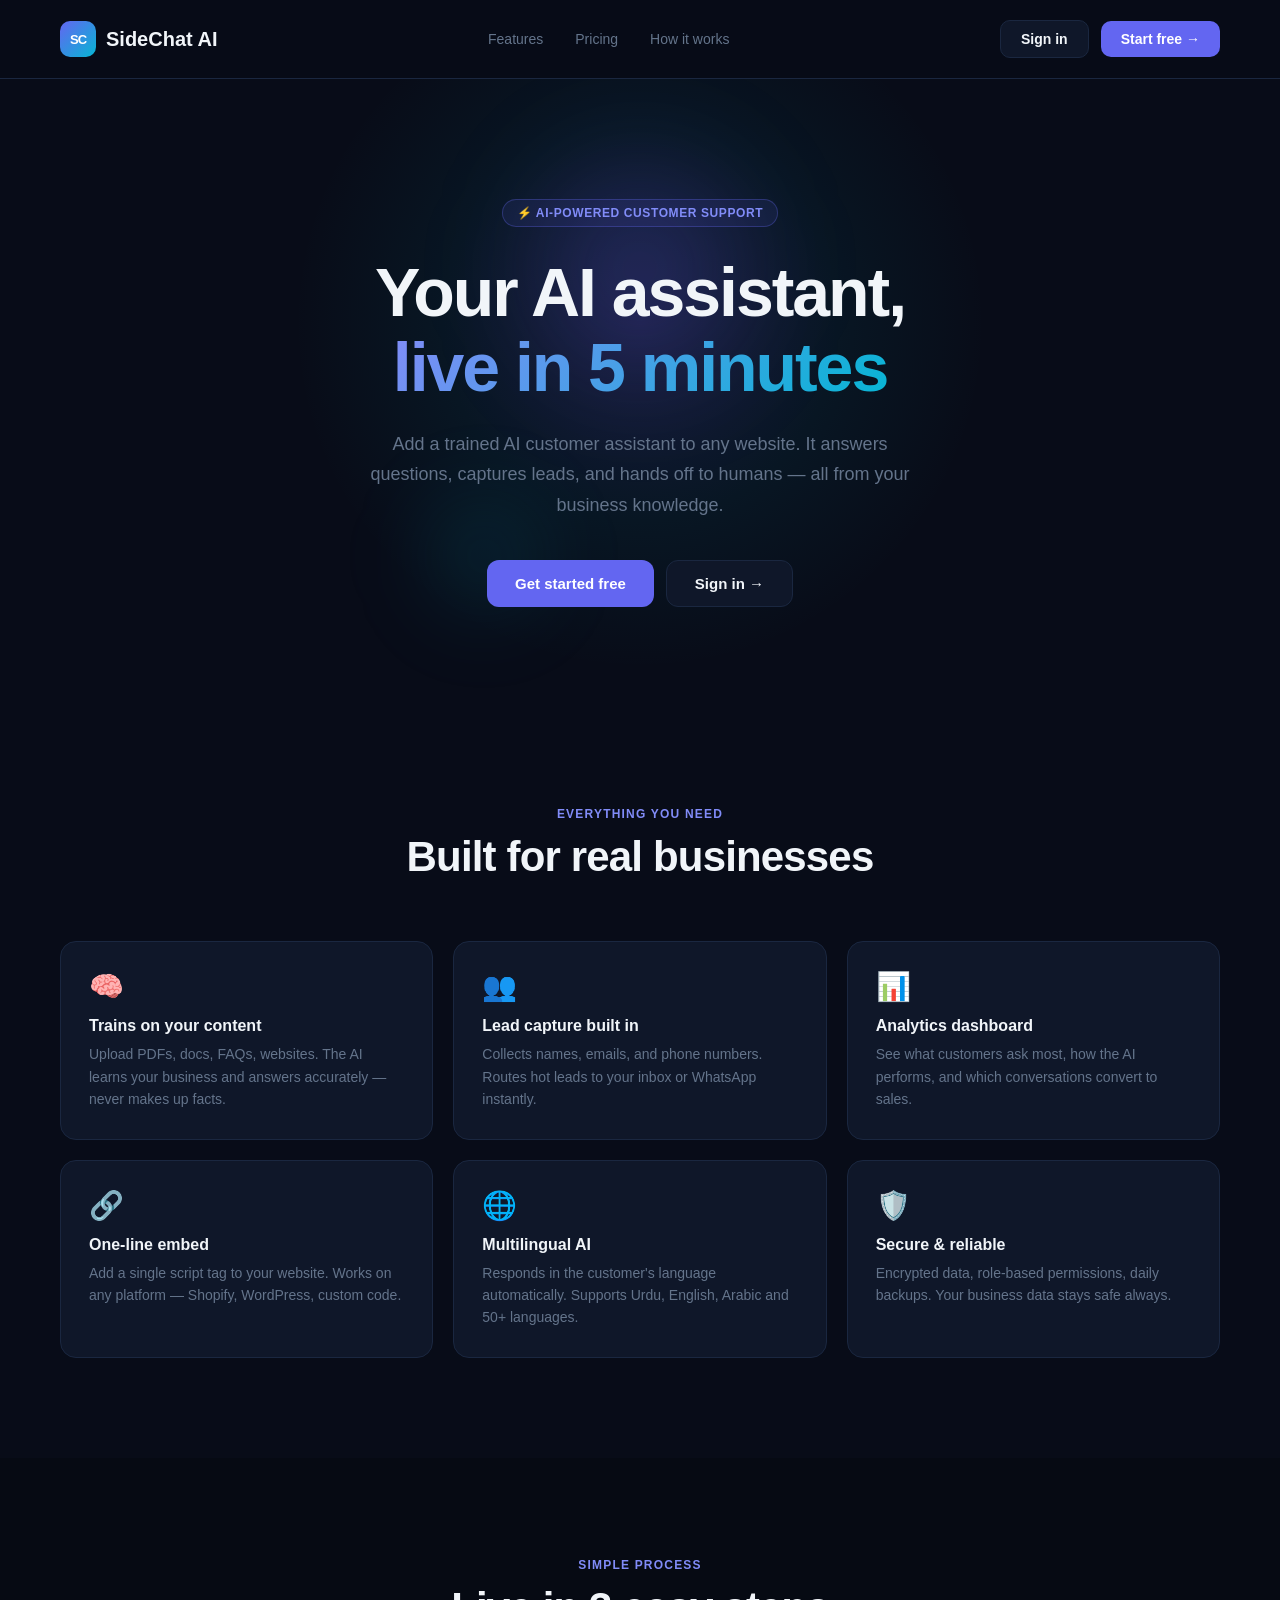
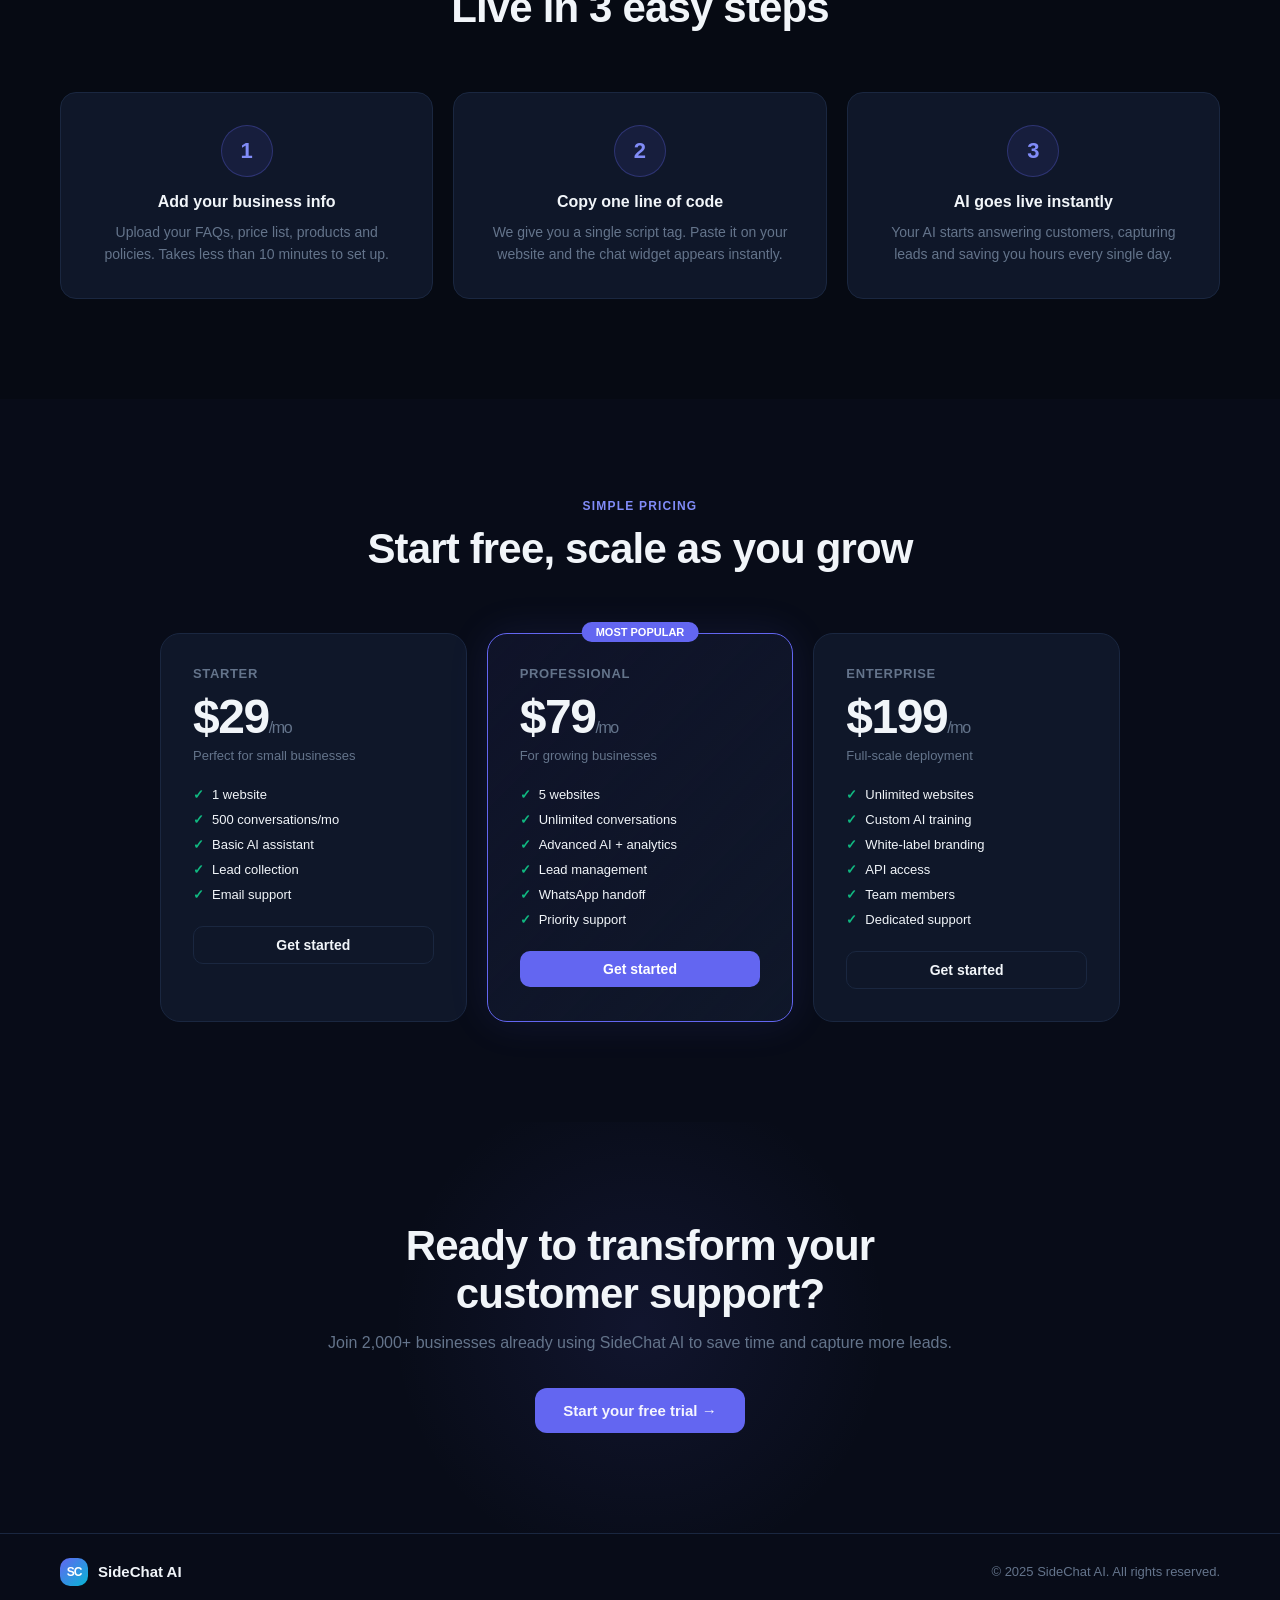
<file: index.html>
<!DOCTYPE html>
<html lang="en">
<head>
  <meta charset="UTF-8" />
  <meta name="viewport" content="width=device-width, initial-scale=1.0"/>
  <title>SideChat AI — AI Customer Assistant for Every Website</title>
  <style>
    * { margin: 0; padding: 0; box-sizing: border-box; }
    body { background: #080C18; color: #F1F5F9; font-family: sans-serif; }
    .navbar { display: flex; align-items: center; justify-content: space-between; padding: 20px 60px; border-bottom: 1px solid #1a2740; position: sticky; top: 0; z-index: 100; background: rgba(8,12,24,0.85); backdrop-filter: blur(20px); }
    .logo { display: flex; align-items: center; gap: 10px; font-size: 20px; font-weight: 700; text-decoration: none; color: #F1F5F9; }
    .logo-icon { width: 36px; height: 36px; background: linear-gradient(135deg, #6366F1, #06B6D4); border-radius: 10px; display: flex; align-items: center; justify-content: center; font-size: 13px; font-weight: 800; color: white; letter-spacing: -1px; }
    .nav-links { display: flex; gap: 32px; }
    .nav-link { color: #64748B; text-decoration: none; font-size: 14px; font-weight: 500; transition: color 0.2s; }
    .nav-link:hover { color: #F1F5F9; }
    .nav-actions { display: flex; gap: 12px; align-items: center; }
    .btn { display: inline-flex; align-items: center; gap: 8px; padding: 10px 20px; border-radius: 10px; font-size: 14px; font-weight: 600; cursor: pointer; transition: all 0.2s; border: none; text-decoration: none; font-family: sans-serif; }
    .btn-primary { background: #6366F1; color: white; }
    .btn-primary:hover { background: #5254cc; transform: translateY(-1px); box-shadow: 0 8px 24px rgba(99,102,241,0.35); }
    .btn-secondary { background: #0F1729; color: #F1F5F9; border: 1px solid #1a2740; }
    .btn-secondary:hover { border-color: #6366F1; color: #818CF8; }
    .btn-lg { padding: 14px 28px; font-size: 15px; border-radius: 12px; }
    .hero { padding: 120px 60px 100px; text-align: center; position: relative; overflow: hidden; }
    .glow-1 { position: absolute; top: 50%; left: 50%; transform: translate(-50%,-60%); width: 700px; height: 700px; background: radial-gradient(circle, rgba(99,102,241,0.18) 0%, rgba(6,182,212,0.06) 40%, transparent 70%); pointer-events: none; z-index: 0; animation: pulse1 4s ease-in-out infinite; }
    .glow-2 { position: absolute; top: 30%; left: 50%; transform: translate(-50%,-50%); width: 350px; height: 350px; background: radial-gradient(circle, rgba(99,102,241,0.25) 0%, transparent 60%); pointer-events: none; z-index: 0; filter: blur(50px); animation: pulse2 3s ease-in-out infinite; }
    .glow-3 { position: absolute; top: 60%; left: 30%; width: 200px; height: 200px; background: radial-gradient(circle, rgba(6,182,212,0.15) 0%, transparent 60%); pointer-events: none; z-index: 0; filter: blur(40px); animation: pulse3 5s ease-in-out infinite; }
    @keyframes pulse1 { 0%,100% { opacity:0.6; transform:translate(-50%,-60%) scale(1); } 50% { opacity:1; transform:translate(-50%,-60%) scale(1.08); } }
    @keyframes pulse2 { 0%,100% { opacity:0.4; transform:translate(-50%,-50%) scale(1); } 50% { opacity:0.9; transform:translate(-50%,-50%) scale(1.15); } }
    @keyframes pulse3 { 0%,100% { opacity:0.3; } 50% { opacity:0.7; } }
    .hero-content { position: relative; z-index: 1; }
    .badge { display: inline-flex; align-items: center; gap: 6px; background: rgba(99,102,241,0.1); border: 1px solid rgba(99,102,241,0.3); color: #818CF8; padding: 6px 14px; border-radius: 100px; font-size: 12px; font-weight: 600; letter-spacing: 0.05em; margin-bottom: 28px; }
    .hero h1 { font-size: 68px; font-weight: 800; line-height: 1.1; letter-spacing: -0.03em; max-width: 820px; margin: 0 auto 24px; }
    .hero h1 span { background: linear-gradient(135deg, #818CF8, #06B6D4); -webkit-background-clip: text; -webkit-text-fill-color: transparent; background-clip: text; }
    .hero p { font-size: 18px; color: #64748B; max-width: 560px; margin: 0 auto 40px; line-height: 1.7; }
    .hero-actions { display: flex; gap: 12px; justify-content: center; }
    .section { padding: 100px 60px; }
    .section-label { font-size: 12px; font-weight: 700; letter-spacing: 0.1em; color: #818CF8; text-transform: uppercase; margin-bottom: 12px; text-align: center; }
    .section-title { font-size: 42px; font-weight: 800; letter-spacing: -0.02em; margin-bottom: 16px; text-align: center; }
    .features-grid { display: grid; grid-template-columns: repeat(3, 1fr); gap: 20px; margin-top: 60px; }
    .feature-card { background: #0F1729; border: 1px solid #1a2740; border-radius: 16px; padding: 28px; transition: all 0.3s; }
    .feature-card:hover { border-color: rgba(99,102,241,0.4); transform: translateY(-2px); box-shadow: 0 12px 40px rgba(0,0,0,0.3); }
    .feature-icon { font-size: 28px; margin-bottom: 14px; }
    .feature-card h3 { font-size: 16px; font-weight: 600; margin-bottom: 8px; }
    .feature-card p { font-size: 14px; color: #64748B; line-height: 1.6; }
    .pricing-grid { display: grid; grid-template-columns: repeat(3, 1fr); gap: 20px; margin-top: 60px; max-width: 960px; margin-left: auto; margin-right: auto; }
    .pricing-card { background: #0F1729; border: 1px solid #1a2740; border-radius: 20px; padding: 32px; position: relative; }
    .pricing-card.featured { border-color: #6366F1; background: linear-gradient(135deg, rgba(99,102,241,0.08), #0F1729); box-shadow: 0 0 40px rgba(99,102,241,0.12); }
    .popular-badge { position: absolute; top: -12px; left: 50%; transform: translateX(-50%); background: #6366F1; color: white; font-size: 11px; font-weight: 700; padding: 4px 14px; border-radius: 100px; white-space: nowrap; }
    .plan-name { font-size: 13px; font-weight: 600; color: #64748B; margin-bottom: 8px; text-transform: uppercase; letter-spacing: 0.05em; }
    .plan-price { font-size: 48px; font-weight: 800; letter-spacing: -0.03em; margin-bottom: 4px; }
    .plan-price span { font-size: 16px; font-weight: 400; color: #64748B; }
    .plan-desc { font-size: 13px; color: #64748B; margin-bottom: 24px; }
    .plan-features { list-style: none; display: flex; flex-direction: column; gap: 10px; margin-bottom: 24px; }
    .plan-features li { display: flex; align-items: center; gap: 8px; font-size: 13px; }
    .plan-features li::before { content: '✓'; color: #10B981; font-weight: 700; flex-shrink: 0; }
    .steps-grid { display: grid; grid-template-columns: repeat(3, 1fr); gap: 20px; margin-top: 60px; }
    .step-card { background: #0F1729; border: 1px solid #1a2740; border-radius: 16px; padding: 32px; text-align: center; transition: all 0.3s; }
    .step-card:hover { border-color: rgba(99,102,241,0.4); transform: translateY(-2px); }
    .step-number { width: 52px; height: 52px; background: rgba(99,102,241,0.1); border: 1px solid rgba(99,102,241,0.3); border-radius: 50%; display: flex; align-items: center; justify-content: center; font-size: 22px; font-weight: 800; color: #818CF8; margin: 0 auto 16px; }
    .step-card h3 { font-size: 16px; font-weight: 600; margin-bottom: 10px; }
    .step-card p { font-size: 14px; color: #64748B; line-height: 1.6; }
    .cta-section { padding: 100px 60px; text-align: center; position: relative; overflow: hidden; }
    .cta-glow { position: absolute; top: 50%; left: 50%; transform: translate(-50%,-50%); width: 500px; height: 500px; background: radial-gradient(circle, rgba(99,102,241,0.1) 0%, transparent 70%); pointer-events: none; animation: pulse1 4s ease-in-out infinite; }
    .cta-section h2 { font-size: 42px; font-weight: 800; letter-spacing: -0.02em; margin-bottom: 16px; position: relative; z-index: 1; }
    .cta-section p { font-size: 16px; color: #64748B; margin-bottom: 36px; position: relative; z-index: 1; }
    .footer { padding: 24px 60px; border-top: 1px solid #1a2740; display: flex; justify-content: space-between; align-items: center; color: #64748B; font-size: 13px; }
    @media (max-width: 768px) {
      .navbar { padding: 16px 20px; }
      .nav-links { display: none; }
      .hero { padding: 80px 20px 60px; }
      .hero h1 { font-size: 36px; }
      .hero p { font-size: 15px; }
      .hero-actions { flex-direction: column; align-items: center; }
      .section { padding: 60px 20px; }
      .section-title { font-size: 28px; }
      .features-grid, .steps-grid { grid-template-columns: 1fr; }
      .pricing-grid { grid-template-columns: 1fr; }
      .cta-section { padding: 60px 20px; }
      .cta-section h2 { font-size: 28px; }
      .footer { flex-direction: column; gap: 10px; text-align: center; padding: 20px; }
    }
  </style>
</head>
<body>

  <!-- NAVBAR -->
  <nav class="navbar">
    <a class="logo" href="index.html">
      <div class="logo-icon">SC</div>
      SideChat AI
    </a>
    <div class="nav-links">
      <a class="nav-link" href="#features">Features</a>
      <a class="nav-link" href="#pricing">Pricing</a>
      <a class="nav-link" href="#how">How it works</a>
    </div>
    <div class="nav-actions">
      <a class="btn btn-secondary" href="login.html">Sign in</a>
      <a class="btn btn-primary" href="register.html">Start free →</a>
    </div>
  </nav>

  <!-- HERO -->
  <section class="hero">
    <div class="glow-1"></div>
    <div class="glow-2"></div>
    <div class="glow-3"></div>
    <div class="hero-content">
      <div class="badge">⚡ AI-POWERED CUSTOMER SUPPORT</div>
      <h1>Your AI assistant,<br /><span>live in 5 minutes</span></h1>
      <p>Add a trained AI customer assistant to any website. It answers questions, captures leads, and hands off to humans — all from your business knowledge.</p>
      <div class="hero-actions">
        <a class="btn btn-primary btn-lg" href="register.html">Get started free</a>
        <a class="btn btn-secondary btn-lg" href="login.html">Sign in →</a>
      </div>
    </div>
  </section>

  <!-- FEATURES -->
  <section class="section" id="features">
    <div class="section-label">Everything you need</div>
    <div class="section-title">Built for real businesses</div>
    <div class="features-grid">
      <div class="feature-card">
        <div class="feature-icon">🧠</div>
        <h3>Trains on your content</h3>
        <p>Upload PDFs, docs, FAQs, websites. The AI learns your business and answers accurately — never makes up facts.</p>
      </div>
      <div class="feature-card">
        <div class="feature-icon">👥</div>
        <h3>Lead capture built in</h3>
        <p>Collects names, emails, and phone numbers. Routes hot leads to your inbox or WhatsApp instantly.</p>
      </div>
      <div class="feature-card">
        <div class="feature-icon">📊</div>
        <h3>Analytics dashboard</h3>
        <p>See what customers ask most, how the AI performs, and which conversations convert to sales.</p>
      </div>
      <div class="feature-card">
        <div class="feature-icon">🔗</div>
        <h3>One-line embed</h3>
        <p>Add a single script tag to your website. Works on any platform — Shopify, WordPress, custom code.</p>
      </div>
      <div class="feature-card">
        <div class="feature-icon">🌐</div>
        <h3>Multilingual AI</h3>
        <p>Responds in the customer's language automatically. Supports Urdu, English, Arabic and 50+ languages.</p>
      </div>
      <div class="feature-card">
        <div class="feature-icon">🛡️</div>
        <h3>Secure & reliable</h3>
        <p>Encrypted data, role-based permissions, daily backups. Your business data stays safe always.</p>
      </div>
    </div>
  </section>

  <!-- HOW IT WORKS -->
  <section class="section" id="how" style="background:rgba(0,0,0,0.2);">
    <div class="section-label">Simple process</div>
    <div class="section-title">Live in 3 easy steps</div>
    <div class="steps-grid">
      <div class="step-card">
        <div class="step-number">1</div>
        <h3>Add your business info</h3>
        <p>Upload your FAQs, price list, products and policies. Takes less than 10 minutes to set up.</p>
      </div>
      <div class="step-card">
        <div class="step-number">2</div>
        <h3>Copy one line of code</h3>
        <p>We give you a single script tag. Paste it on your website and the chat widget appears instantly.</p>
      </div>
      <div class="step-card">
        <div class="step-number">3</div>
        <h3>AI goes live instantly</h3>
        <p>Your AI starts answering customers, capturing leads and saving you hours every single day.</p>
      </div>
    </div>
  </section>

  <!-- PRICING -->
  <section class="section" id="pricing">
    <div class="section-label">Simple pricing</div>
    <div class="section-title">Start free, scale as you grow</div>
    <div class="pricing-grid">
      <div class="pricing-card">
        <div class="plan-name">Starter</div>
        <div class="plan-price">$29<span>/mo</span></div>
        <div class="plan-desc">Perfect for small businesses</div>
        <ul class="plan-features">
          <li>1 website</li>
          <li>500 conversations/mo</li>
          <li>Basic AI assistant</li>
          <li>Lead collection</li>
          <li>Email support</li>
        </ul>
        <a class="btn btn-secondary" href="register.html" style="width:100%;justify-content:center;">Get started</a>
      </div>
      <div class="pricing-card featured">
        <div class="popular-badge">MOST POPULAR</div>
        <div class="plan-name">Professional</div>
        <div class="plan-price">$79<span>/mo</span></div>
        <div class="plan-desc">For growing businesses</div>
        <ul class="plan-features">
          <li>5 websites</li>
          <li>Unlimited conversations</li>
          <li>Advanced AI + analytics</li>
          <li>Lead management</li>
          <li>WhatsApp handoff</li>
          <li>Priority support</li>
        </ul>
        <a class="btn btn-primary" href="register.html" style="width:100%;justify-content:center;">Get started</a>
      </div>
      <div class="pricing-card">
        <div class="plan-name">Enterprise</div>
        <div class="plan-price">$199<span>/mo</span></div>
        <div class="plan-desc">Full-scale deployment</div>
        <ul class="plan-features">
          <li>Unlimited websites</li>
          <li>Custom AI training</li>
          <li>White-label branding</li>
          <li>API access</li>
          <li>Team members</li>
          <li>Dedicated support</li>
        </ul>
        <a class="btn btn-secondary" href="register.html" style="width:100%;justify-content:center;">Get started</a>
      </div>
    </div>
  </section>

  <!-- CTA -->
  <section class="cta-section">
    <div class="cta-glow"></div>
    <h2>Ready to transform your<br />customer support?</h2>
    <p>Join 2,000+ businesses already using SideChat AI to save time and capture more leads.</p>
    <a class="btn btn-primary btn-lg" href="register.html">Start your free trial →</a>
  </section>

  <!-- FOOTER -->
  <footer class="footer">
    <div class="logo" style="font-size:15px;">
      <div class="logo-icon" style="width:28px;height:28px;font-size:12px;">SC</div>
      SideChat AI
    </div>
    <div>© 2025 SideChat AI. All rights reserved.</div>
  </footer>

</body>
</html>
</file>
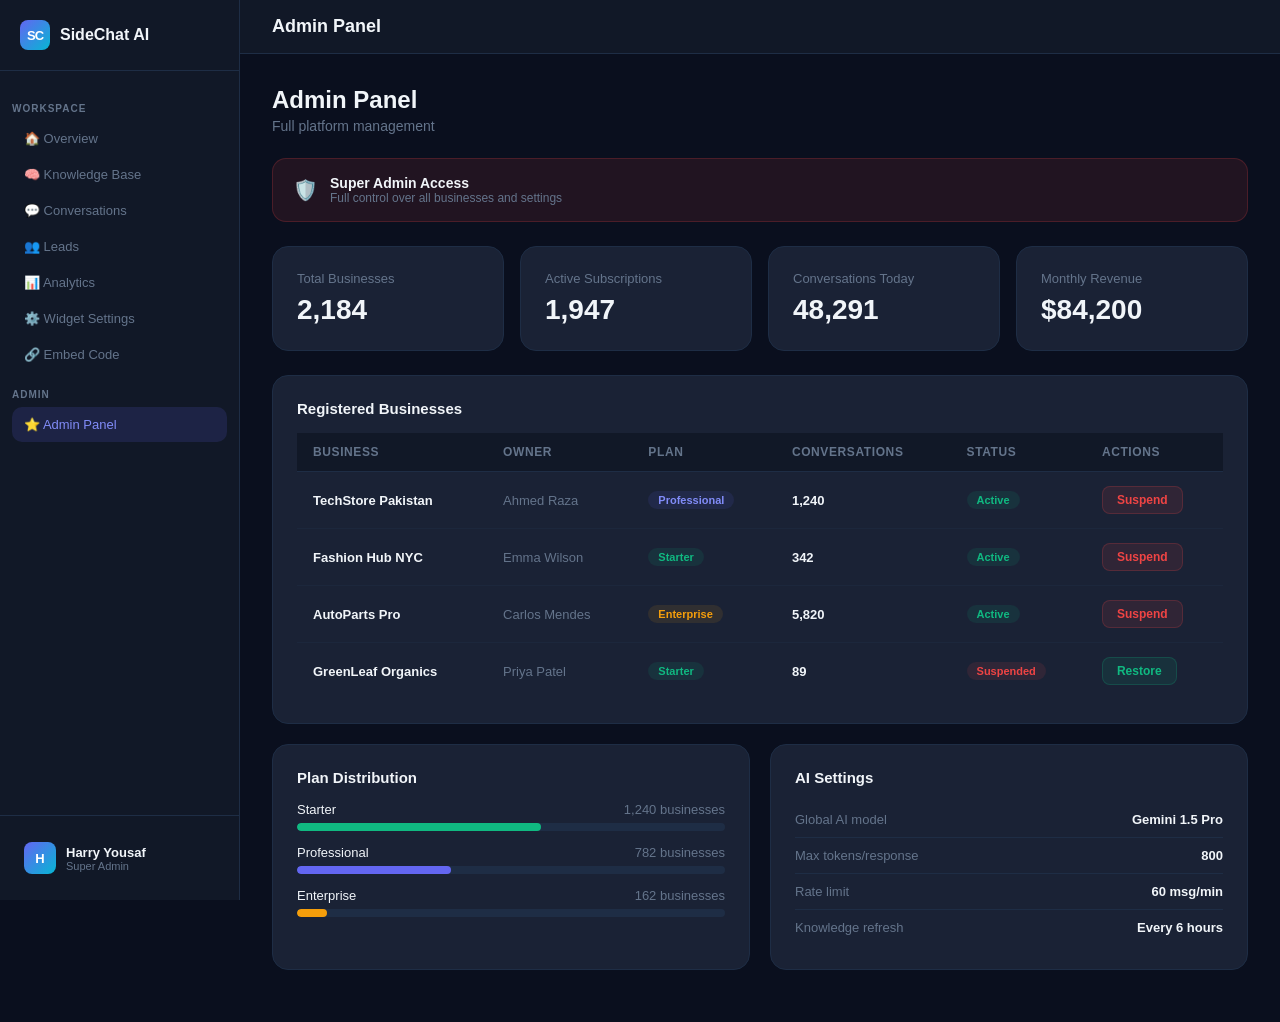
<file: admin.html>
<!DOCTYPE html>
<html lang="en">
  <head>
    <meta charset="UTF-8" />
    <meta name="viewport" content="width=device-width, initial-scale=1.0" />
    <title>Admin Panel — SideChat AI</title>
    <style>
      * {
        margin: 0;
        padding: 0;
        box-sizing: border-box;
      }
      body {
        background: #0a0f1e;
        color: #f1f5f9;
        font-family: sans-serif;
        display: flex;
        min-height: 100vh;
      }
      .sidebar {
        width: 240px;
        background: #111827;
        border-right: 1px solid #1e2d45;
        display: flex;
        flex-direction: column;
        position: fixed;
        top: 0;
        bottom: 0;
      }
      .sidebar-logo {
        padding: 20px;
        border-bottom: 1px solid #1e2d45;
        display: flex;
        align-items: center;
        gap: 10px;
        font-size: 16px;
        font-weight: 700;
        text-decoration: none;
        color: #f1f5f9;
      }
      .logo-icon {
        width: 30px;
        height: 30px;
        background: linear-gradient(135deg, #6366f1, #06b6d4);
        border-radius: 8px;
        display: flex;
        align-items: center;
        justify-content: center;
        font-size: 14px;
      }
      .nav-section {
        font-size: 10px;
        font-weight: 700;
        color: #64748b;
        text-transform: uppercase;
        letter-spacing: 0.1em;
        padding: 16px 12px 6px;
      }
      .nav-item {
        display: flex;
        align-items: center;
        gap: 10px;
        padding: 10px 12px;
        border-radius: 10px;
        font-size: 13px;
        font-weight: 500;
        color: #64748b;
        text-decoration: none;
        margin: 1px 12px;
        transition: all 0.2s;
      }
      .nav-item:hover {
        background: #1a2235;
        color: #f1f5f9;
      }
      .nav-item.active {
        background: rgba(99, 102, 241, 0.15);
        color: #818cf8;
      }
      .sidebar-bottom {
        padding: 16px 12px;
        border-top: 1px solid #1e2d45;
        margin-top: auto;
      }
      .user-pill {
        display: flex;
        align-items: center;
        gap: 10px;
        padding: 10px 12px;
        border-radius: 10px;
        text-decoration: none;
        color: #f1f5f9;
      }
      .user-avatar {
        width: 32px;
        height: 32px;
        background: linear-gradient(135deg, #6366f1, #06b6d4);
        border-radius: 8px;
        display: flex;
        align-items: center;
        justify-content: center;
        font-size: 13px;
        font-weight: 700;
        color: white;
      }
      .main {
        flex: 1;
        margin-left: 240px;
      }
      .topbar {
        padding: 16px 32px;
        border-bottom: 1px solid #1e2d45;
        background: #111827;
        display: flex;
        align-items: center;
      }
      .page {
        padding: 32px;
      }
      .page-header {
        margin-bottom: 24px;
      }
      .page-header h1 {
        font-size: 24px;
        font-weight: 700;
        margin-bottom: 4px;
      }
      .page-header p {
        color: #64748b;
        font-size: 14px;
      }
      .admin-banner {
        background: rgba(239, 68, 68, 0.1);
        border: 1px solid rgba(239, 68, 68, 0.2);
        border-radius: 14px;
        padding: 16px 20px;
        display: flex;
        align-items: center;
        gap: 12px;
        margin-bottom: 24px;
      }
      .stats-grid {
        display: grid;
        grid-template-columns: repeat(4, 1fr);
        gap: 16px;
        margin-bottom: 24px;
      }
      .stat-card {
        background: #1a2235;
        border: 1px solid #1e2d45;
        border-radius: 16px;
        padding: 24px;
      }
      .stat-label {
        font-size: 13px;
        color: #64748b;
        margin-bottom: 8px;
      }
      .stat-value {
        font-size: 28px;
        font-weight: 800;
      }
      .card {
        background: #1a2235;
        border: 1px solid #1e2d45;
        border-radius: 16px;
        padding: 24px;
        margin-bottom: 20px;
      }
      .card h3 {
        font-size: 15px;
        font-weight: 600;
        margin-bottom: 16px;
      }
      table {
        width: 100%;
        border-collapse: collapse;
      }
      th {
        background: #111827;
        padding: 12px 16px;
        text-align: left;
        font-size: 12px;
        font-weight: 600;
        color: #64748b;
        text-transform: uppercase;
        letter-spacing: 0.05em;
        border-bottom: 1px solid #1e2d45;
      }
      td {
        padding: 14px 16px;
        font-size: 13px;
        border-bottom: 1px solid rgba(30, 45, 69, 0.5);
      }
      tr:last-child td {
        border-bottom: none;
      }
      tr:hover td {
        background: rgba(99, 102, 241, 0.04);
      }
      .badge {
        display: inline-flex;
        align-items: center;
        gap: 5px;
        padding: 3px 10px;
        border-radius: 100px;
        font-size: 11px;
        font-weight: 600;
      }
      .badge-green {
        background: rgba(16, 185, 129, 0.1);
        color: #10b981;
      }
      .badge-blue {
        background: rgba(99, 102, 241, 0.1);
        color: #818cf8;
      }
      .badge-yellow {
        background: rgba(245, 158, 11, 0.1);
        color: #f59e0b;
      }
      .badge-red {
        background: rgba(239, 68, 68, 0.1);
        color: #ef4444;
      }
      .btn {
        display: inline-flex;
        align-items: center;
        padding: 6px 14px;
        border-radius: 8px;
        font-size: 12px;
        font-weight: 600;
        cursor: pointer;
        border: none;
        font-family: sans-serif;
      }
      .btn-danger {
        background: rgba(239, 68, 68, 0.1);
        color: #ef4444;
        border: 1px solid rgba(239, 68, 68, 0.2);
      }
      .btn-success {
        background: rgba(16, 185, 129, 0.1);
        color: #10b981;
        border: 1px solid rgba(16, 185, 129, 0.2);
      }
      .grid-2 {
        display: grid;
        grid-template-columns: 1fr 1fr;
        gap: 20px;
      }
      @media (max-width: 768px) {
        .sidebar {
          display: none;
        }
        .main {
          margin-left: 0;
        }
        .stats-grid {
          grid-template-columns: 1fr 1fr;
        }
        .grid-2 {
          grid-template-columns: 1fr;
        }
        .page {
          padding: 16px;
        }
      }
    </style>
  </head>
  <body>
    <aside class="sidebar">
      <a class="sidebar-logo" href="index.html">
        <div
          class="logo-icon"
          style="
            font-size: 13px;
            font-weight: 800;
            letter-spacing: -1px;
            color: white;
          "
        >
          SC
        </div>
        SideChat AI
      </a>
      <nav style="padding: 16px 0">
        <div class="nav-section">Workspace</div>
        <a class="nav-item" href="dashboard.html">🏠 Overview</a>
        <a class="nav-item" href="knowledge.html">🧠 Knowledge Base</a>
        <a class="nav-item" href="conversations.html">💬 Conversations</a>
        <a class="nav-item" href="leads.html">👥 Leads</a>
        <a class="nav-item" href="analytics.html">📊 Analytics</a>
        <a class="nav-item" href="widget.html">⚙️ Widget Settings</a>
        <a class="nav-item" href="embed.html">🔗 Embed Code</a>
        <div class="nav-section">Admin</div>
        <a class="nav-item active" href="admin.html">⭐ Admin Panel</a>
      </nav>
      <div class="sidebar-bottom">
        <div class="user-pill">
          <div class="user-avatar">H</div>
          <div>
            <div style="font-size: 13px; font-weight: 600">Harry Yousaf</div>
            <div style="font-size: 11px; color: #64748b">Super Admin</div>
          </div>
        </div>
      </div>
    </aside>

    <main class="main">
      <div class="topbar">
        <div style="font-size: 18px; font-weight: 700">Admin Panel</div>
      </div>
      <div class="page">
        <div class="page-header">
          <h1>Admin Panel</h1>
          <p>Full platform management</p>
        </div>

        <div class="admin-banner">
          <span style="font-size: 20px">🛡️</span>
          <div>
            <div style="font-weight: 700; font-size: 14px">
              Super Admin Access
            </div>
            <div style="font-size: 12px; color: #64748b">
              Full control over all businesses and settings
            </div>
          </div>
        </div>

        <div class="stats-grid">
          <div class="stat-card">
            <div class="stat-label">Total Businesses</div>
            <div class="stat-value">2,184</div>
          </div>
          <div class="stat-card">
            <div class="stat-label">Active Subscriptions</div>
            <div class="stat-value">1,947</div>
          </div>
          <div class="stat-card">
            <div class="stat-label">Conversations Today</div>
            <div class="stat-value">48,291</div>
          </div>
          <div class="stat-card">
            <div class="stat-label">Monthly Revenue</div>
            <div class="stat-value">$84,200</div>
          </div>
        </div>

        <div class="card">
          <h3>Registered Businesses</h3>
          <div style="overflow-x: auto">
            <table>
              <thead>
                <tr>
                  <th>Business</th>
                  <th>Owner</th>
                  <th>Plan</th>
                  <th>Conversations</th>
                  <th>Status</th>
                  <th>Actions</th>
                </tr>
              </thead>
              <tbody>
                <tr>
                  <td style="font-weight: 600">TechStore Pakistan</td>
                  <td style="color: #64748b">Ahmed Raza</td>
                  <td><span class="badge badge-blue">Professional</span></td>
                  <td style="font-weight: 600">1,240</td>
                  <td><span class="badge badge-green">Active</span></td>
                  <td><button class="btn btn-danger">Suspend</button></td>
                </tr>
                <tr>
                  <td style="font-weight: 600">Fashion Hub NYC</td>
                  <td style="color: #64748b">Emma Wilson</td>
                  <td><span class="badge badge-green">Starter</span></td>
                  <td style="font-weight: 600">342</td>
                  <td><span class="badge badge-green">Active</span></td>
                  <td><button class="btn btn-danger">Suspend</button></td>
                </tr>
                <tr>
                  <td style="font-weight: 600">AutoParts Pro</td>
                  <td style="color: #64748b">Carlos Mendes</td>
                  <td><span class="badge badge-yellow">Enterprise</span></td>
                  <td style="font-weight: 600">5,820</td>
                  <td><span class="badge badge-green">Active</span></td>
                  <td><button class="btn btn-danger">Suspend</button></td>
                </tr>
                <tr>
                  <td style="font-weight: 600">GreenLeaf Organics</td>
                  <td style="color: #64748b">Priya Patel</td>
                  <td><span class="badge badge-green">Starter</span></td>
                  <td style="font-weight: 600">89</td>
                  <td><span class="badge badge-red">Suspended</span></td>
                  <td><button class="btn btn-success">Restore</button></td>
                </tr>
              </tbody>
            </table>
          </div>
        </div>

        <div class="grid-2">
          <div class="card">
            <h3>Plan Distribution</h3>
            <div style="margin-bottom: 14px">
              <div
                style="
                  display: flex;
                  justify-content: space-between;
                  font-size: 13px;
                  margin-bottom: 6px;
                "
              >
                <span>Starter</span
                ><span style="color: #64748b">1,240 businesses</span>
              </div>
              <div
                style="
                  height: 8px;
                  background: #1e2d45;
                  border-radius: 4px;
                  overflow: hidden;
                "
              >
                <div
                  style="
                    width: 57%;
                    height: 100%;
                    background: #10b981;
                    border-radius: 4px;
                  "
                ></div>
              </div>
            </div>
            <div style="margin-bottom: 14px">
              <div
                style="
                  display: flex;
                  justify-content: space-between;
                  font-size: 13px;
                  margin-bottom: 6px;
                "
              >
                <span>Professional</span
                ><span style="color: #64748b">782 businesses</span>
              </div>
              <div
                style="
                  height: 8px;
                  background: #1e2d45;
                  border-radius: 4px;
                  overflow: hidden;
                "
              >
                <div
                  style="
                    width: 36%;
                    height: 100%;
                    background: #6366f1;
                    border-radius: 4px;
                  "
                ></div>
              </div>
            </div>
            <div>
              <div
                style="
                  display: flex;
                  justify-content: space-between;
                  font-size: 13px;
                  margin-bottom: 6px;
                "
              >
                <span>Enterprise</span
                ><span style="color: #64748b">162 businesses</span>
              </div>
              <div
                style="
                  height: 8px;
                  background: #1e2d45;
                  border-radius: 4px;
                  overflow: hidden;
                "
              >
                <div
                  style="
                    width: 7%;
                    height: 100%;
                    background: #f59e0b;
                    border-radius: 4px;
                  "
                ></div>
              </div>
            </div>
          </div>
          <div class="card">
            <h3>AI Settings</h3>
            <div
              style="
                display: flex;
                justify-content: space-between;
                padding: 10px 0;
                border-bottom: 1px solid #1e2d45;
              "
            >
              <span style="font-size: 13px; color: #64748b"
                >Global AI model</span
              ><span style="font-size: 13px; font-weight: 600"
                >Gemini 1.5 Pro</span
              >
            </div>
            <div
              style="
                display: flex;
                justify-content: space-between;
                padding: 10px 0;
                border-bottom: 1px solid #1e2d45;
              "
            >
              <span style="font-size: 13px; color: #64748b"
                >Max tokens/response</span
              ><span style="font-size: 13px; font-weight: 600">800</span>
            </div>
            <div
              style="
                display: flex;
                justify-content: space-between;
                padding: 10px 0;
                border-bottom: 1px solid #1e2d45;
              "
            >
              <span style="font-size: 13px; color: #64748b">Rate limit</span
              ><span style="font-size: 13px; font-weight: 600">60 msg/min</span>
            </div>
            <div
              style="
                display: flex;
                justify-content: space-between;
                padding: 10px 0;
              "
            >
              <span style="font-size: 13px; color: #64748b"
                >Knowledge refresh</span
              ><span style="font-size: 13px; font-weight: 600"
                >Every 6 hours</span
              >
            </div>
          </div>
        </div>
      </div>
    </main>
  </body>
</html>
</file>
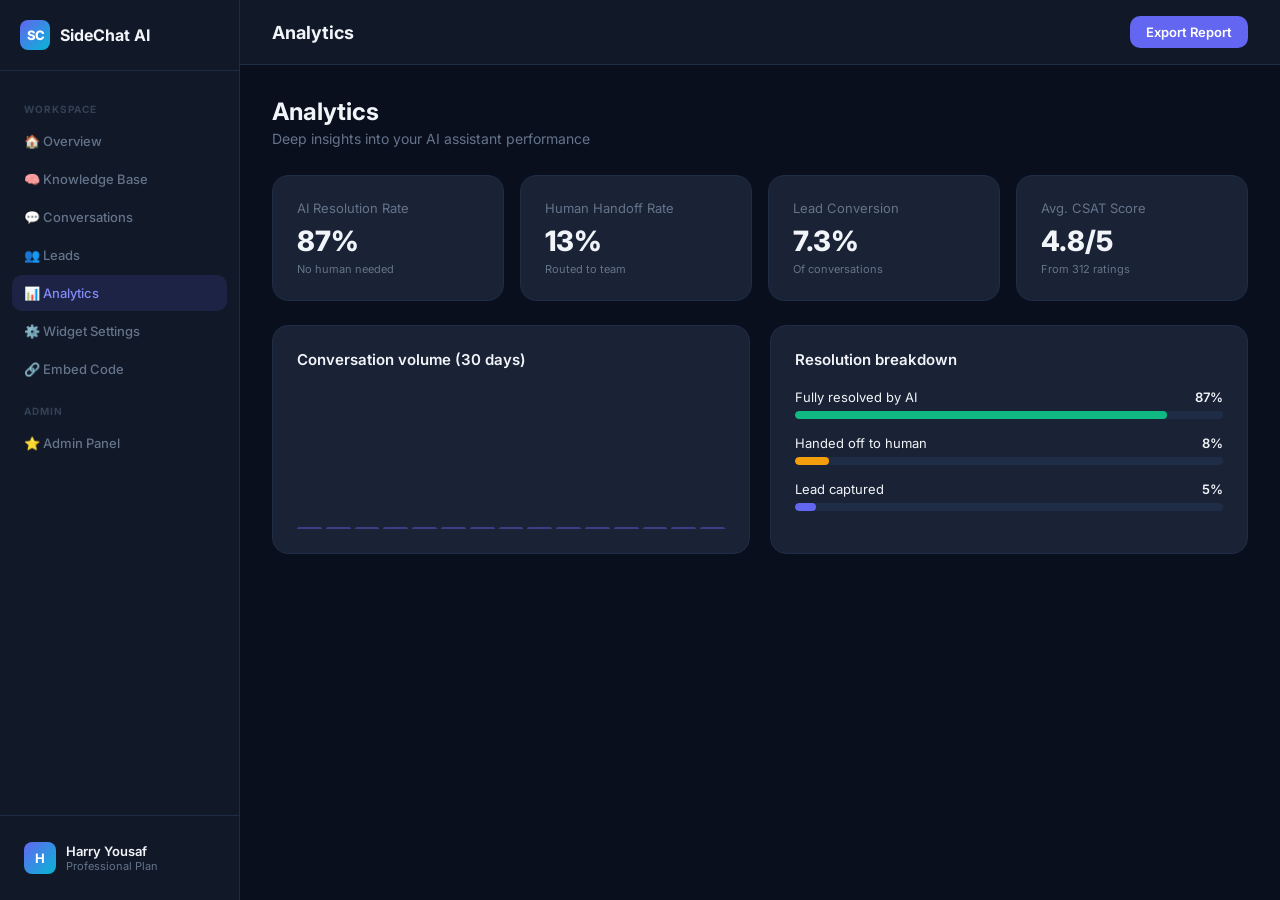
<file: analytics.html>
<!DOCTYPE html>
<html lang="en">
  <head>
    <meta charset="UTF-8" />
    <meta name="viewport" content="width=device-width, initial-scale=1.0" />
    <title>Analytics — SideChat AI</title>
    <link
      href="https://fonts.googleapis.com/css2?family=Inter:wght@400;500;600;700;800&display=swap"
      rel="stylesheet"
    />
    <style>
      * {
        margin: 0;
        padding: 0;
        box-sizing: border-box;
      }
      body {
        font-family: "Inter", sans-serif;
        background: #0a0f1e;
        color: #f1f5f9;
        min-height: 100vh;
        display: flex;
      }
      .sidebar {
        width: 240px;
        background: #111827;
        border-right: 1px solid #1e2d45;
        display: flex;
        flex-direction: column;
        position: fixed;
        top: 0;
        bottom: 0;
        left: 0;
        z-index: 50;
      }
      .sidebar-logo {
        padding: 20px;
        border-bottom: 1px solid #1e2d45;
        display: flex;
        align-items: center;
        gap: 10px;
        font-size: 16px;
        font-weight: 700;
        text-decoration: none;
        color: #f1f5f9;
      }
      .logo-icon {
        width: 30px;
        height: 30px;
        background: linear-gradient(135deg, #6366f1, #06b6d4);
        border-radius: 8px;
        display: flex;
        align-items: center;
        justify-content: center;
        font-size: 14px;
      }
      .sidebar-nav {
        flex: 1;
        padding: 16px 12px;
        display: flex;
        flex-direction: column;
        gap: 2px;
      }
      .nav-section {
        font-size: 10px;
        font-weight: 700;
        color: #334155;
        text-transform: uppercase;
        letter-spacing: 0.1em;
        padding: 16px 12px 6px;
      }
      .nav-item {
        display: flex;
        align-items: center;
        gap: 10px;
        padding: 10px 12px;
        border-radius: 10px;
        font-size: 13px;
        font-weight: 500;
        color: #64748b;
        text-decoration: none;
        transition: all 0.2s;
      }
      .nav-item:hover {
        background: #1a2235;
        color: #f1f5f9;
      }
      .nav-item.active {
        background: rgba(99, 102, 241, 0.15);
        color: #818cf8;
      }
      .sidebar-bottom {
        padding: 16px 12px;
        border-top: 1px solid #1e2d45;
      }
      .user-pill {
        display: flex;
        align-items: center;
        gap: 10px;
        padding: 10px 12px;
        border-radius: 10px;
        text-decoration: none;
        color: #f1f5f9;
      }
      .user-avatar {
        width: 32px;
        height: 32px;
        background: linear-gradient(135deg, #6366f1, #06b6d4);
        border-radius: 8px;
        display: flex;
        align-items: center;
        justify-content: center;
        font-size: 13px;
        font-weight: 700;
        color: white;
        flex-shrink: 0;
      }
      .main {
        flex: 1;
        margin-left: 240px;
        display: flex;
        flex-direction: column;
      }
      .topbar {
        padding: 16px 32px;
        border-bottom: 1px solid #1e2d45;
        display: flex;
        align-items: center;
        justify-content: space-between;
        background: #111827;
        position: sticky;
        top: 0;
        z-index: 40;
      }
      .page-title {
        font-size: 18px;
        font-weight: 700;
      }
      .btn {
        display: inline-flex;
        align-items: center;
        gap: 8px;
        padding: 8px 16px;
        border-radius: 10px;
        font-size: 13px;
        font-weight: 600;
        cursor: pointer;
        border: none;
        text-decoration: none;
        font-family: inherit;
      }
      .btn-primary {
        background: #6366f1;
        color: white;
      }
      .page {
        padding: 32px;
      }
      .page-header h1 {
        font-size: 24px;
        font-weight: 700;
        margin-bottom: 4px;
      }
      .page-header p {
        color: #64748b;
        font-size: 14px;
        margin-bottom: 28px;
      }
      .stats-grid {
        display: grid;
        grid-template-columns: repeat(4, 1fr);
        gap: 16px;
        margin-bottom: 24px;
      }
      .stat-card {
        background: #1a2235;
        border: 1px solid #1e2d45;
        border-radius: 16px;
        padding: 24px;
      }
      .stat-label {
        font-size: 13px;
        color: #64748b;
        margin-bottom: 8px;
      }
      .stat-value {
        font-size: 28px;
        font-weight: 800;
      }
      .stat-sub {
        font-size: 11px;
        color: #64748b;
        margin-top: 4px;
      }
      .grid-2 {
        display: grid;
        grid-template-columns: 1fr 1fr;
        gap: 20px;
        margin-bottom: 20px;
      }
      .card {
        background: #1a2235;
        border: 1px solid #1e2d45;
        border-radius: 16px;
        padding: 24px;
      }
      .card-title {
        font-size: 15px;
        font-weight: 600;
        margin-bottom: 20px;
      }
      .bar-chart {
        display: flex;
        align-items: flex-end;
        gap: 4px;
        height: 140px;
      }
      .bar-wrap {
        flex: 1;
        display: flex;
        flex-direction: column;
        align-items: center;
        gap: 4px;
      }
      .bar {
        width: 100%;
        background: rgba(99, 102, 241, 0.2);
        border-radius: 4px 4px 0 0;
        border: 1px solid rgba(99, 102, 241, 0.3);
        transition: all 0.3s;
        cursor: pointer;
      }
      .bar:hover {
        background: #6366f1;
      }
      .resolution-item {
        margin-bottom: 16px;
      }
      .resolution-label {
        display: flex;
        justify-content: space-between;
        font-size: 13px;
        margin-bottom: 6px;
      }
      .resolution-bar {
        height: 8px;
        background: #1e2d45;
        border-radius: 4px;
        overflow: hidden;
      }
      .resolution-fill {
        height: 100%;
        border-radius: 4px;
      }
      .hamburger {
        display: none;
        background: none;
        border: none;
        color: #f1f5f9;
        font-size: 22px;
        cursor: pointer;
      }
      .overlay {
        display: none;
        position: fixed;
        inset: 0;
        background: rgba(0, 0, 0, 0.5);
        z-index: 49;
      }
      .overlay.show {
        display: block;
      }
      @media (max-width: 768px) {
        .sidebar {
          transform: translateX(-100%);
          transition: transform 0.25s ease;
        }
        .sidebar.open {
          transform: translateX(0);
        }
        .main {
          margin-left: 0;
        }
        .hamburger {
          display: block;
        }
        .page {
          padding: 16px;
        }
        .topbar {
          padding: 14px 16px;
        }
        .stats-grid {
          grid-template-columns: 1fr 1fr;
        }
        .grid-2 {
          grid-template-columns: 1fr;
        }
      }
    </style>
  </head>
  <body>
    <div class="overlay" id="overlay" onclick="closeSidebar()"></div>
    <aside class="sidebar" id="sidebar">
      <a class="sidebar-logo" href="index.html">
        <div
          class="logo-icon"
          style="
            font-size: 13px;
            font-weight: 800;
            letter-spacing: -1px;
            color: white;
          "
        >
          SC
        </div>
        SideChat AI
      </a>
      <nav class="sidebar-nav">
        <div class="nav-section">Workspace</div>
        <a class="nav-item" href="dashboard.html">🏠 Overview</a>
        <a class="nav-item" href="knowledge.html">🧠 Knowledge Base</a>
        <a class="nav-item" href="conversations.html">💬 Conversations</a>
        <a class="nav-item" href="leads.html">👥 Leads</a>
        <a class="nav-item active" href="analytics.html">📊 Analytics</a>
        <a class="nav-item" href="widget.html">⚙️ Widget Settings</a>
        <a class="nav-item" href="embed.html">🔗 Embed Code</a>
        <div class="nav-section">Admin</div>
        <a class="nav-item" href="admin.html">⭐ Admin Panel</a>
      </nav>
      <div class="sidebar-bottom">
        <a class="user-pill" href="index.html">
          <div class="user-avatar">H</div>
          <div>
            <div style="font-size: 13px; font-weight: 600">Harry Yousaf</div>
            <div style="font-size: 11px; color: #64748b">Professional Plan</div>
          </div>
        </a>
      </div>
    </aside>
    <main class="main">
      <header class="topbar">
        <div style="display: flex; align-items: center; gap: 12px">
          <button class="hamburger" onclick="openSidebar()">☰</button>
          <div class="page-title">Analytics</div>
        </div>
        <a class="btn btn-primary" href="#">Export Report</a>
      </header>
      <div class="page">
        <div class="page-header">
          <h1>Analytics</h1>
          <p>Deep insights into your AI assistant performance</p>
        </div>
        <div class="stats-grid">
          <div class="stat-card">
            <div class="stat-label">AI Resolution Rate</div>
            <div class="stat-value">87%</div>
            <div class="stat-sub">No human needed</div>
          </div>
          <div class="stat-card">
            <div class="stat-label">Human Handoff Rate</div>
            <div class="stat-value">13%</div>
            <div class="stat-sub">Routed to team</div>
          </div>
          <div class="stat-card">
            <div class="stat-label">Lead Conversion</div>
            <div class="stat-value">7.3%</div>
            <div class="stat-sub">Of conversations</div>
          </div>
          <div class="stat-card">
            <div class="stat-label">Avg. CSAT Score</div>
            <div class="stat-value">4.8/5</div>
            <div class="stat-sub">From 312 ratings</div>
          </div>
        </div>
        <div class="grid-2">
          <div class="card">
            <div class="card-title">Conversation volume (30 days)</div>
            <div class="bar-chart">
              <div class="bar-wrap">
                <div class="bar" style="height: 40%"></div>
              </div>
              <div class="bar-wrap">
                <div class="bar" style="height: 55%"></div>
              </div>
              <div class="bar-wrap">
                <div class="bar" style="height: 48%"></div>
              </div>
              <div class="bar-wrap">
                <div class="bar" style="height: 70%"></div>
              </div>
              <div class="bar-wrap">
                <div class="bar" style="height: 65%"></div>
              </div>
              <div class="bar-wrap">
                <div class="bar" style="height: 80%"></div>
              </div>
              <div class="bar-wrap">
                <div class="bar" style="height: 72%"></div>
              </div>
              <div class="bar-wrap">
                <div class="bar" style="height: 90%"></div>
              </div>
              <div class="bar-wrap">
                <div class="bar" style="height: 85%"></div>
              </div>
              <div class="bar-wrap">
                <div class="bar" style="height: 88%"></div>
              </div>
              <div class="bar-wrap">
                <div class="bar" style="height: 92%"></div>
              </div>
              <div class="bar-wrap">
                <div class="bar" style="height: 95%"></div>
              </div>
              <div class="bar-wrap">
                <div class="bar" style="height: 100%"></div>
              </div>
              <div class="bar-wrap">
                <div class="bar" style="height: 88%"></div>
              </div>
              <div class="bar-wrap">
                <div class="bar" style="height: 75%"></div>
              </div>
            </div>
          </div>
          <div class="card">
            <div class="card-title">Resolution breakdown</div>
            <div class="resolution-item">
              <div class="resolution-label">
                <span>Fully resolved by AI</span
                ><span style="font-weight: 600">87%</span>
              </div>
              <div class="resolution-bar">
                <div
                  class="resolution-fill"
                  style="width: 87%; background: #10b981"
                ></div>
              </div>
            </div>
            <div class="resolution-item">
              <div class="resolution-label">
                <span>Handed off to human</span
                ><span style="font-weight: 600">8%</span>
              </div>
              <div class="resolution-bar">
                <div
                  class="resolution-fill"
                  style="width: 8%; background: #f59e0b"
                ></div>
              </div>
            </div>
            <div class="resolution-item">
              <div class="resolution-label">
                <span>Lead captured</span
                ><span style="font-weight: 600">5%</span>
              </div>
              <div class="resolution-bar">
                <div
                  class="resolution-fill"
                  style="width: 5%; background: #6366f1"
                ></div>
              </div>
            </div>
          </div>
        </div>
      </div>
    </main>
    <script>
      function openSidebar() {
        document.getElementById("sidebar").classList.add("open");
        document.getElementById("overlay").classList.add("show");
      }
      function closeSidebar() {
        document.getElementById("sidebar").classList.remove("open");
        document.getElementById("overlay").classList.remove("show");
      }
    </script>
  </body>
</html>
</file>
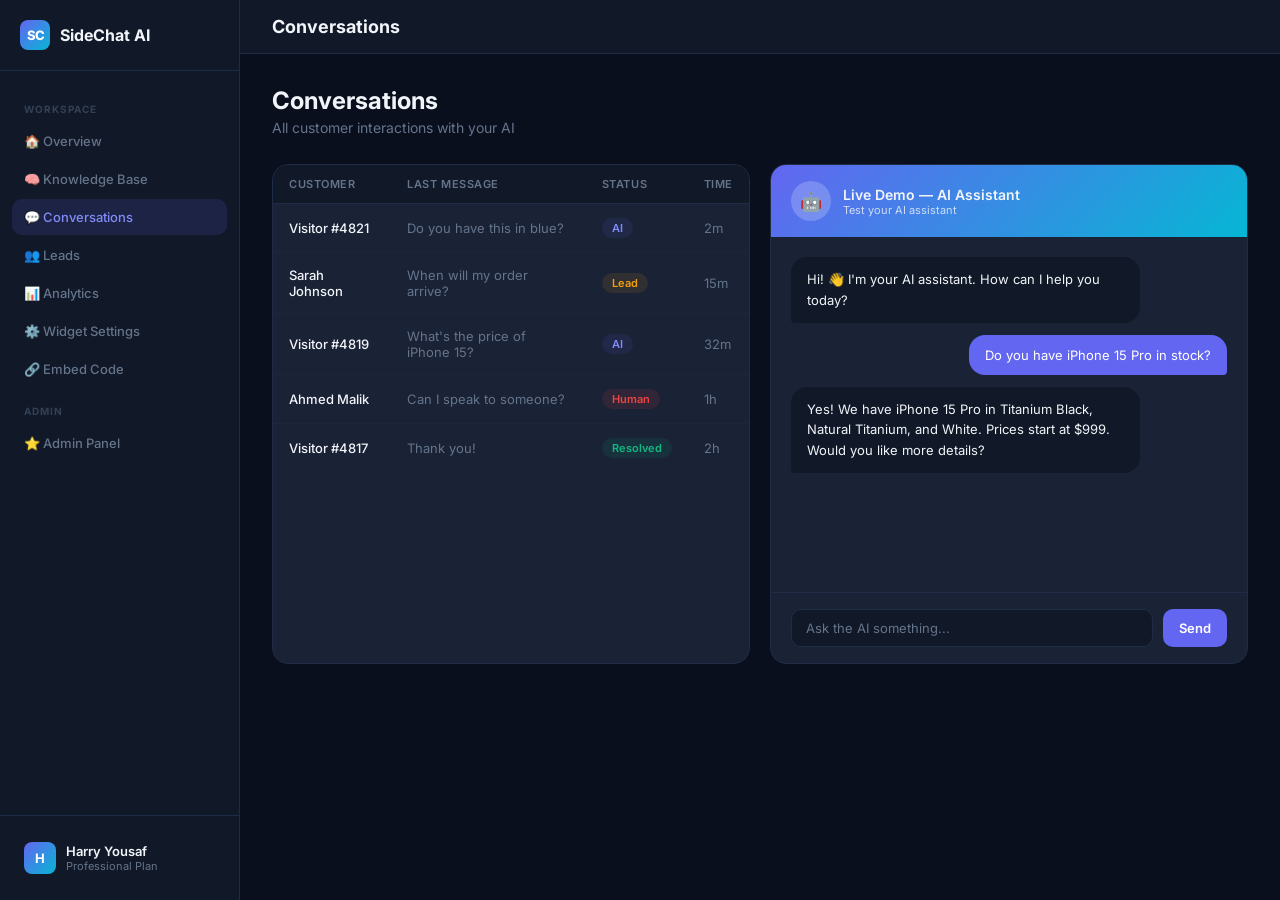
<file: conversations.html>
<!DOCTYPE html>
<html lang="en">
  <head>
    <meta charset="UTF-8" />
    <meta name="viewport" content="width=device-width, initial-scale=1.0" />
    <title>Conversations — SideChat AI</title>
    <link
      href="https://fonts.googleapis.com/css2?family=Inter:wght@400;500;600;700;800&display=swap"
      rel="stylesheet"
    />
    <style>
      * {
        margin: 0;
        padding: 0;
        box-sizing: border-box;
      }
      body {
        font-family: "Inter", sans-serif;
        background: #0a0f1e;
        color: #f1f5f9;
        min-height: 100vh;
        display: flex;
      }
      .sidebar {
        width: 240px;
        background: #111827;
        border-right: 1px solid #1e2d45;
        display: flex;
        flex-direction: column;
        position: fixed;
        top: 0;
        bottom: 0;
        left: 0;
        z-index: 50;
      }
      .sidebar-logo {
        padding: 20px;
        border-bottom: 1px solid #1e2d45;
        display: flex;
        align-items: center;
        gap: 10px;
        font-size: 16px;
        font-weight: 700;
        text-decoration: none;
        color: #f1f5f9;
      }
      .logo-icon {
        width: 30px;
        height: 30px;
        background: linear-gradient(135deg, #6366f1, #06b6d4);
        border-radius: 8px;
        display: flex;
        align-items: center;
        justify-content: center;
        font-size: 14px;
      }
      .sidebar-nav {
        flex: 1;
        padding: 16px 12px;
        display: flex;
        flex-direction: column;
        gap: 2px;
      }
      .nav-section {
        font-size: 10px;
        font-weight: 700;
        color: #334155;
        text-transform: uppercase;
        letter-spacing: 0.1em;
        padding: 16px 12px 6px;
      }
      .nav-item {
        display: flex;
        align-items: center;
        gap: 10px;
        padding: 10px 12px;
        border-radius: 10px;
        font-size: 13px;
        font-weight: 500;
        color: #64748b;
        text-decoration: none;
        transition: all 0.2s;
      }
      .nav-item:hover {
        background: #1a2235;
        color: #f1f5f9;
      }
      .nav-item.active {
        background: rgba(99, 102, 241, 0.15);
        color: #818cf8;
      }
      .sidebar-bottom {
        padding: 16px 12px;
        border-top: 1px solid #1e2d45;
      }
      .user-pill {
        display: flex;
        align-items: center;
        gap: 10px;
        padding: 10px 12px;
        border-radius: 10px;
        text-decoration: none;
        color: #f1f5f9;
      }
      .user-avatar {
        width: 32px;
        height: 32px;
        background: linear-gradient(135deg, #6366f1, #06b6d4);
        border-radius: 8px;
        display: flex;
        align-items: center;
        justify-content: center;
        font-size: 13px;
        font-weight: 700;
        color: white;
        flex-shrink: 0;
      }
      .main {
        flex: 1;
        margin-left: 240px;
        display: flex;
        flex-direction: column;
      }
      .topbar {
        padding: 16px 32px;
        border-bottom: 1px solid #1e2d45;
        display: flex;
        align-items: center;
        justify-content: space-between;
        background: #111827;
        position: sticky;
        top: 0;
        z-index: 40;
      }
      .page-title {
        font-size: 18px;
        font-weight: 700;
      }
      .btn {
        display: inline-flex;
        align-items: center;
        gap: 8px;
        padding: 8px 16px;
        border-radius: 10px;
        font-size: 13px;
        font-weight: 600;
        cursor: pointer;
        border: none;
        text-decoration: none;
        font-family: inherit;
      }
      .btn-primary {
        background: #6366f1;
        color: white;
      }
      .btn-secondary {
        background: #1a2235;
        color: #f1f5f9;
        border: 1px solid #1e2d45;
      }
      .page {
        padding: 32px;
      }
      .page-header h1 {
        font-size: 24px;
        font-weight: 700;
        margin-bottom: 4px;
      }
      .page-header p {
        color: #64748b;
        font-size: 14px;
        margin-bottom: 28px;
      }
      .grid-2 {
        display: grid;
        grid-template-columns: 1fr 1fr;
        gap: 20px;
      }
      .table-wrap {
        background: #1a2235;
        border: 1px solid #1e2d45;
        border-radius: 16px;
        overflow: hidden;
      }
      table {
        width: 100%;
        border-collapse: collapse;
      }
      th {
        background: #111827;
        padding: 12px 16px;
        text-align: left;
        font-size: 11px;
        font-weight: 600;
        color: #64748b;
        text-transform: uppercase;
        letter-spacing: 0.05em;
        border-bottom: 1px solid #1e2d45;
      }
      td {
        padding: 14px 16px;
        font-size: 13px;
        border-bottom: 1px solid rgba(30, 45, 69, 0.5);
      }
      tr:last-child td {
        border-bottom: none;
      }
      tr:hover td {
        background: rgba(99, 102, 241, 0.04);
      }
      .badge {
        display: inline-flex;
        align-items: center;
        padding: 3px 10px;
        border-radius: 100px;
        font-size: 11px;
        font-weight: 600;
      }
      .badge-blue {
        background: rgba(99, 102, 241, 0.1);
        color: #818cf8;
      }
      .badge-yellow {
        background: rgba(245, 158, 11, 0.1);
        color: #f59e0b;
      }
      .badge-green {
        background: rgba(16, 185, 129, 0.1);
        color: #10b981;
      }
      .badge-red {
        background: rgba(239, 68, 68, 0.1);
        color: #ef4444;
      }
      .chat-demo {
        display: flex;
        flex-direction: column;
        height: 500px;
        background: #1a2235;
        border: 1px solid #1e2d45;
        border-radius: 16px;
        overflow: hidden;
      }
      .chat-header {
        background: linear-gradient(135deg, #6366f1, #06b6d4);
        padding: 16px 20px;
        display: flex;
        align-items: center;
        gap: 12px;
      }
      .chat-avatar {
        width: 40px;
        height: 40px;
        background: rgba(255, 255, 255, 0.2);
        border-radius: 50%;
        display: flex;
        align-items: center;
        justify-content: center;
        font-size: 18px;
      }
      .chat-messages {
        flex: 1;
        overflow-y: auto;
        padding: 20px;
        display: flex;
        flex-direction: column;
        gap: 12px;
      }
      .msg-bot {
        background: #111827;
        border-radius: 16px 16px 16px 4px;
        padding: 12px 16px;
        font-size: 13px;
        max-width: 80%;
        line-height: 1.6;
      }
      .msg-user {
        background: #6366f1;
        border-radius: 16px 16px 4px 16px;
        padding: 12px 16px;
        font-size: 13px;
        max-width: 80%;
        align-self: flex-end;
        color: white;
      }
      .chat-input {
        padding: 16px 20px;
        border-top: 1px solid #1e2d45;
        display: flex;
        gap: 10px;
      }
      .chat-input input {
        flex: 1;
        background: #111827;
        border: 1px solid #1e2d45;
        border-radius: 10px;
        padding: 10px 14px;
        font-size: 13px;
        color: #f1f5f9;
        outline: none;
        font-family: inherit;
      }
      .chat-input input::placeholder {
        color: #64748b;
      }
      .hamburger {
        display: none;
        background: none;
        border: none;
        color: #f1f5f9;
        font-size: 22px;
        cursor: pointer;
      }
      .overlay {
        display: none;
        position: fixed;
        inset: 0;
        background: rgba(0, 0, 0, 0.5);
        z-index: 49;
      }
      .overlay.show {
        display: block;
      }
      @media (max-width: 768px) {
        .sidebar {
          transform: translateX(-100%);
          transition: transform 0.25s ease;
        }
        .sidebar.open {
          transform: translateX(0);
        }
        .main {
          margin-left: 0;
        }
        .hamburger {
          display: block;
        }
        .page {
          padding: 16px;
        }
        .topbar {
          padding: 14px 16px;
        }
        .grid-2 {
          grid-template-columns: 1fr;
        }
      }
    </style>
  </head>
  <body>
    <div class="overlay" id="overlay" onclick="closeSidebar()"></div>
    <aside class="sidebar" id="sidebar">
      <a class="sidebar-logo" href="index.html">
        <div
          class="logo-icon"
          style="
            font-size: 13px;
            font-weight: 800;
            letter-spacing: -1px;
            color: white;
          "
        >
          SC
        </div>
        SideChat AI
      </a>
      <nav class="sidebar-nav">
        <div class="nav-section">Workspace</div>
        <a class="nav-item" href="dashboard.html">🏠 Overview</a>
        <a class="nav-item" href="knowledge.html">🧠 Knowledge Base</a>
        <a class="nav-item active" href="conversations.html"
          >💬 Conversations</a
        >
        <a class="nav-item" href="leads.html">👥 Leads</a>
        <a class="nav-item" href="analytics.html">📊 Analytics</a>
        <a class="nav-item" href="widget.html">⚙️ Widget Settings</a>
        <a class="nav-item" href="embed.html">🔗 Embed Code</a>
        <div class="nav-section">Admin</div>
        <a class="nav-item" href="admin.html">⭐ Admin Panel</a>
      </nav>
      <div class="sidebar-bottom">
        <a class="user-pill" href="index.html">
          <div class="user-avatar">H</div>
          <div>
            <div style="font-size: 13px; font-weight: 600">Harry Yousaf</div>
            <div style="font-size: 11px; color: #64748b">Professional Plan</div>
          </div>
        </a>
      </div>
    </aside>
    <main class="main">
      <header class="topbar">
        <div style="display: flex; align-items: center; gap: 12px">
          <button class="hamburger" onclick="openSidebar()">☰</button>
          <div class="page-title">Conversations</div>
        </div>
      </header>
      <div class="page">
        <div class="page-header">
          <h1>Conversations</h1>
          <p>All customer interactions with your AI</p>
        </div>
        <div class="grid-2">
          <div class="table-wrap">
            <table>
              <thead>
                <tr>
                  <th>Customer</th>
                  <th>Last message</th>
                  <th>Status</th>
                  <th>Time</th>
                </tr>
              </thead>
              <tbody>
                <tr>
                  <td style="font-weight: 500">Visitor #4821</td>
                  <td style="color: #64748b">Do you have this in blue?</td>
                  <td><span class="badge badge-blue">AI</span></td>
                  <td style="color: #64748b">2m</td>
                </tr>
                <tr>
                  <td style="font-weight: 500">Sarah Johnson</td>
                  <td style="color: #64748b">When will my order arrive?</td>
                  <td><span class="badge badge-yellow">Lead</span></td>
                  <td style="color: #64748b">15m</td>
                </tr>
                <tr>
                  <td style="font-weight: 500">Visitor #4819</td>
                  <td style="color: #64748b">What's the price of iPhone 15?</td>
                  <td><span class="badge badge-blue">AI</span></td>
                  <td style="color: #64748b">32m</td>
                </tr>
                <tr>
                  <td style="font-weight: 500">Ahmed Malik</td>
                  <td style="color: #64748b">Can I speak to someone?</td>
                  <td><span class="badge badge-red">Human</span></td>
                  <td style="color: #64748b">1h</td>
                </tr>
                <tr>
                  <td style="font-weight: 500">Visitor #4817</td>
                  <td style="color: #64748b">Thank you!</td>
                  <td><span class="badge badge-green">Resolved</span></td>
                  <td style="color: #64748b">2h</td>
                </tr>
              </tbody>
            </table>
          </div>
          <div class="chat-demo">
            <div class="chat-header">
              <div class="chat-avatar">🤖</div>
              <div>
                <div style="font-weight: 600; font-size: 14px">
                  Live Demo — AI Assistant
                </div>
                <div style="font-size: 11px; opacity: 0.8">
                  Test your AI assistant
                </div>
              </div>
            </div>
            <div class="chat-messages" id="messages">
              <div class="msg-bot">
                Hi! 👋 I'm your AI assistant. How can I help you today?
              </div>
              <div class="msg-user">Do you have iPhone 15 Pro in stock?</div>
              <div class="msg-bot">
                Yes! We have iPhone 15 Pro in Titanium Black, Natural Titanium,
                and White. Prices start at $999. Would you like more details?
              </div>
            </div>
            <div class="chat-input">
              <input
                type="text"
                id="chatInput"
                placeholder="Ask the AI something..."
                onkeydown="if(event.key==='Enter')sendMsg()"
              />
              <button class="btn btn-primary" onclick="sendMsg()">Send</button>
            </div>
          </div>
        </div>
      </div>
    </main>
    <script>
      function openSidebar() {
        document.getElementById("sidebar").classList.add("open");
        document.getElementById("overlay").classList.add("show");
      }
      function closeSidebar() {
        document.getElementById("sidebar").classList.remove("open");
        document.getElementById("overlay").classList.remove("show");
      }
      function sendMsg() {
        const input = document.getElementById("chatInput");
        const messages = document.getElementById("messages");
        if (!input.value.trim()) return;
        const userMsg = document.createElement("div");
        userMsg.className = "msg-user";
        userMsg.textContent = input.value;
        messages.appendChild(userMsg);
        input.value = "";
        messages.scrollTop = messages.scrollHeight;
        setTimeout(() => {
          const botMsg = document.createElement("div");
          botMsg.className = "msg-bot";
          botMsg.textContent =
            "Thanks for your question! Based on our knowledge base, I can help you with product details, pricing, and policies. Is there something specific you need?";
          messages.appendChild(botMsg);
          messages.scrollTop = messages.scrollHeight;
        }, 1000);
      }
    </script>
  </body>
</html>
</file>
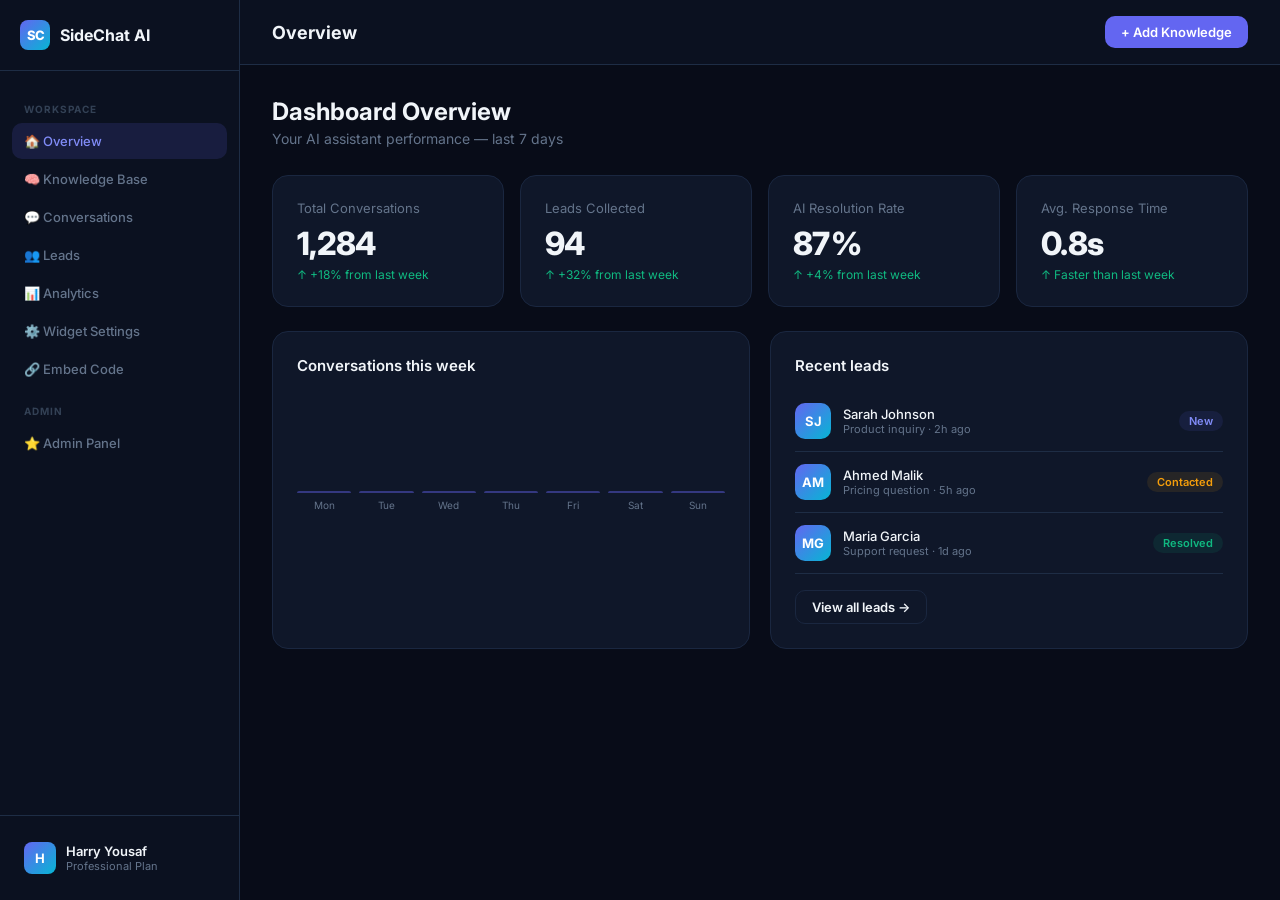
<file: dashboard.html>
<!DOCTYPE html>
<html lang="en">
  <head>
    <meta charset="UTF-8" />
    <meta name="viewport" content="width=device-width, initial-scale=1.0" />
    <title>Dashboard — SideChat AI</title>
    <link
      href="https://fonts.googleapis.com/css2?family=Inter:wght@400;500;600;700;800&display=swap"
      rel="stylesheet"
    />
    <style>
      * {
        margin: 0;
        padding: 0;
        box-sizing: border-box;
      }
      body {
        font-family: "Inter", sans-serif;
        background: #080c18;
        color: #f1f5f9;
        min-height: 100vh;
        display: flex;
      }
      .sidebar {
        width: 240px;
        background: #0b1120;
        border-right: 1px solid #1e2d45;
        display: flex;
        flex-direction: column;
        position: fixed;
        top: 0;
        bottom: 0;
        left: 0;
        z-index: 50;
      }
      .sidebar-logo {
        padding: 20px;
        border-bottom: 1px solid #1e2d45;
        display: flex;
        align-items: center;
        gap: 10px;
        font-size: 16px;
        font-weight: 700;
        text-decoration: none;
        color: #f1f5f9;
      }
      .logo-icon {
        width: 30px;
        height: 30px;
        background: linear-gradient(135deg, #6366f1, #06b6d4);
        border-radius: 8px;
        display: flex;
        align-items: center;
        justify-content: center;
        font-size: 14px;
      }
      .sidebar-nav {
        flex: 1;
        padding: 16px 12px;
        display: flex;
        flex-direction: column;
        gap: 2px;
        overflow-y: auto;
      }
      .nav-section {
        font-size: 10px;
        font-weight: 700;
        color: #334155;
        text-transform: uppercase;
        letter-spacing: 0.1em;
        padding: 16px 12px 6px;
      }
      .nav-item {
        display: flex;
        align-items: center;
        gap: 10px;
        padding: 10px 12px;
        border-radius: 10px;
        font-size: 13px;
        font-weight: 500;
        color: #64748b;
        cursor: pointer;
        transition: all 0.2s;
        text-decoration: none;
      }
      .nav-item:hover {
        background: #0f1729;
        color: #f1f5f9;
      }
      .nav-item.active {
        background: rgba(99, 102, 241, 0.15);
        color: #818cf8;
      }
      .sidebar-bottom {
        padding: 16px 12px;
        border-top: 1px solid #1e2d45;
      }
      .user-pill {
        display: flex;
        align-items: center;
        gap: 10px;
        padding: 10px 12px;
        border-radius: 10px;
        text-decoration: none;
        color: #f1f5f9;
      }
      .user-pill:hover {
        background: #0f1729;
      }
      .user-avatar {
        width: 32px;
        height: 32px;
        background: linear-gradient(135deg, #6366f1, #06b6d4);
        border-radius: 8px;
        display: flex;
        align-items: center;
        justify-content: center;
        font-size: 13px;
        font-weight: 700;
        color: white;
        flex-shrink: 0;
      }
      .user-name {
        font-size: 13px;
        font-weight: 600;
      }
      .user-role {
        font-size: 11px;
        color: #64748b;
      }
      .main {
        flex: 1;
        margin-left: 240px;
        display: flex;
        flex-direction: column;
        min-height: 100vh;
      }
      .topbar {
        padding: 16px 32px;
        border-bottom: 1px solid #1e2d45;
        display: flex;
        align-items: center;
        justify-content: space-between;
        background: #0b1120;
        position: sticky;
        top: 0;
        z-index: 40;
      }
      .page-title {
        font-size: 18px;
        font-weight: 700;
      }
      .btn {
        display: inline-flex;
        align-items: center;
        gap: 8px;
        padding: 8px 16px;
        border-radius: 10px;
        font-size: 13px;
        font-weight: 600;
        cursor: pointer;
        transition: all 0.2s;
        border: none;
        text-decoration: none;
        font-family: inherit;
      }
      .btn-primary {
        background: #6366f1;
        color: white;
      }
      .btn-primary:hover {
        background: #5254cc;
      }
      .btn-secondary {
        background: #0f1729;
        color: #f1f5f9;
        border: 1px solid #1a2740;
      }
      .page {
        padding: 32px;
      }
      .page-header {
        margin-bottom: 28px;
      }
      .page-header h1 {
        font-size: 24px;
        font-weight: 700;
        margin-bottom: 4px;
      }
      .page-header p {
        color: #64748b;
        font-size: 14px;
      }
      .stats-grid {
        display: grid;
        grid-template-columns: repeat(4, 1fr);
        gap: 16px;
        margin-bottom: 24px;
      }
      .stat-card {
        background: #0f1729;
        border: 1px solid #1a2740;
        border-radius: 16px;
        padding: 24px;
      }
      .stat-label {
        font-size: 13px;
        color: #64748b;
        margin-bottom: 8px;
      }
      .stat-value {
        font-size: 32px;
        font-weight: 800;
        letter-spacing: -0.02em;
      }
      .stat-change {
        font-size: 12px;
        color: #10b981;
        margin-top: 4px;
      }
      .grid-2 {
        display: grid;
        grid-template-columns: 1fr 1fr;
        gap: 20px;
      }
      .card {
        background: #0f1729;
        border: 1px solid #1a2740;
        border-radius: 16px;
        padding: 24px;
      }
      .card-title {
        font-size: 15px;
        font-weight: 600;
        margin-bottom: 16px;
      }
      .bar-chart {
        display: flex;
        align-items: flex-end;
        gap: 8px;
        height: 120px;
        margin-top: 8px;
      }
      .bar-wrap {
        flex: 1;
        display: flex;
        flex-direction: column;
        align-items: center;
        gap: 6px;
      }
      .bar {
        width: 100%;
        background: rgba(99, 102, 241, 0.2);
        border-radius: 6px 6px 0 0;
        border: 1px solid rgba(99, 102, 241, 0.3);
        transition: all 0.3s;
        cursor: pointer;
      }
      .bar:hover {
        background: #6366f1;
      }
      .bar-label {
        font-size: 10px;
        color: #64748b;
      }
      .lead-item {
        display: flex;
        align-items: center;
        gap: 12px;
        padding: 12px 0;
        border-bottom: 1px solid #1e2d45;
      }
      .lead-item:last-child {
        border-bottom: none;
      }
      .lead-avatar {
        width: 36px;
        height: 36px;
        border-radius: 10px;
        background: linear-gradient(135deg, #6366f1, #06b6d4);
        display: flex;
        align-items: center;
        justify-content: center;
        font-size: 13px;
        font-weight: 700;
        color: white;
        flex-shrink: 0;
      }
      .lead-name {
        font-size: 13px;
        font-weight: 500;
        flex: 1;
        color: #f1f5f9;
      }
      .lead-meta {
        font-size: 11px;
        color: #64748b;
      }
      .badge {
        display: inline-flex;
        align-items: center;
        gap: 5px;
        padding: 3px 10px;
        border-radius: 100px;
        font-size: 11px;
        font-weight: 600;
      }
      .badge-blue {
        background: rgba(99, 102, 241, 0.1);
        color: #818cf8;
      }
      .badge-yellow {
        background: rgba(245, 158, 11, 0.1);
        color: #f59e0b;
      }
      .badge-green {
        background: rgba(16, 185, 129, 0.1);
        color: #10b981;
      }
      .hamburger {
        display: none;
        background: none;
        border: none;
        color: #f1f5f9;
        font-size: 22px;
        cursor: pointer;
      }
      .overlay {
        display: none;
        position: fixed;
        inset: 0;
        background: rgba(0, 0, 0, 0.5);
        z-index: 49;
      }
      .overlay.show {
        display: block;
      }
      @media (max-width: 768px) {
        .sidebar {
          transform: translateX(-100%);
          transition: transform 0.25s ease;
        }
        .sidebar.open {
          transform: translateX(0);
          box-shadow: 20px 0 60px rgba(0, 0, 0, 0.5);
        }
        .main {
          margin-left: 0;
        }
        .hamburger {
          display: block;
        }
        .stats-grid {
          grid-template-columns: 1fr 1fr;
        }
        .grid-2 {
          grid-template-columns: 1fr;
        }
        .page {
          padding: 16px;
        }
        .topbar {
          padding: 14px 16px;
        }
      }
      @media (max-width: 420px) {
        .stats-grid {
          grid-template-columns: 1fr;
        }
      }
    </style>
  </head>
  <body>
    <div class="overlay" id="overlay" onclick="closeSidebar()"></div>

    <aside class="sidebar" id="sidebar">
      <a class="sidebar-logo" href="index.html">
        <div
          class="logo-icon"
          style="
            font-size: 13px;
            font-weight: 800;
            letter-spacing: -1px;
            color: white;
          "
        >
          SC
        </div>
        SideChat AI
      </a>
      <nav class="sidebar-nav">
        <div class="nav-section">Workspace</div>
        <a class="nav-item active" href="dashboard.html">🏠 Overview</a>
        <a class="nav-item" href="knowledge.html">🧠 Knowledge Base</a>
        <a class="nav-item" href="conversations.html">💬 Conversations</a>
        <a class="nav-item" href="leads.html">👥 Leads</a>
        <a class="nav-item" href="analytics.html">📊 Analytics</a>
        <a class="nav-item" href="widget.html">⚙️ Widget Settings</a>
        <a class="nav-item" href="embed.html">🔗 Embed Code</a>
        <div class="nav-section">Admin</div>
        <a class="nav-item" href="admin.html">⭐ Admin Panel</a>
      </nav>
      <div class="sidebar-bottom">
        <a class="user-pill" href="index.html">
          <div class="user-avatar">H</div>
          <div>
            <div class="user-name">Harry Yousaf</div>
            <div class="user-role">Professional Plan</div>
          </div>
        </a>
      </div>
    </aside>

    <main class="main">
      <header class="topbar">
        <div style="display: flex; align-items: center; gap: 12px">
          <button class="hamburger" onclick="openSidebar()">☰</button>
          <div class="page-title">Overview</div>
        </div>
        <div style="display: flex; gap: 10px">
          <a class="btn btn-primary" href="knowledge.html">+ Add Knowledge</a>
        </div>
      </header>

      <div class="page">
        <div class="page-header">
          <h1>Dashboard Overview</h1>
          <p>Your AI assistant performance — last 7 days</p>
        </div>

        <div class="stats-grid">
          <div class="stat-card">
            <div class="stat-label">Total Conversations</div>
            <div class="stat-value">1,284</div>
            <div class="stat-change">↑ +18% from last week</div>
          </div>
          <div class="stat-card">
            <div class="stat-label">Leads Collected</div>
            <div class="stat-value">94</div>
            <div class="stat-change">↑ +32% from last week</div>
          </div>
          <div class="stat-card">
            <div class="stat-label">AI Resolution Rate</div>
            <div class="stat-value">87%</div>
            <div class="stat-change">↑ +4% from last week</div>
          </div>
          <div class="stat-card">
            <div class="stat-label">Avg. Response Time</div>
            <div class="stat-value">0.8s</div>
            <div class="stat-change">↑ Faster than last week</div>
          </div>
        </div>

        <div class="grid-2">
          <div class="card">
            <div class="card-title">Conversations this week</div>
            <div class="bar-chart">
              <div class="bar-wrap">
                <div class="bar" style="height: 55%"></div>
                <div class="bar-label">Mon</div>
              </div>
              <div class="bar-wrap">
                <div class="bar" style="height: 67%"></div>
                <div class="bar-label">Tue</div>
              </div>
              <div class="bar-wrap">
                <div class="bar" style="height: 60%"></div>
                <div class="bar-label">Wed</div>
              </div>
              <div class="bar-wrap">
                <div class="bar" style="height: 75%"></div>
                <div class="bar-label">Thu</div>
              </div>
              <div class="bar-wrap">
                <div class="bar" style="height: 71%"></div>
                <div class="bar-label">Fri</div>
              </div>
              <div class="bar-wrap">
                <div class="bar" style="height: 92%"></div>
                <div class="bar-label">Sat</div>
              </div>
              <div class="bar-wrap">
                <div class="bar" style="height: 79%"></div>
                <div class="bar-label">Sun</div>
              </div>
            </div>
          </div>
          <div class="card">
            <div class="card-title">Recent leads</div>
            <div class="lead-item">
              <div class="lead-avatar">SJ</div>
              <div style="flex: 1">
                <div class="lead-name">Sarah Johnson</div>
                <div class="lead-meta">Product inquiry · 2h ago</div>
              </div>
              <span class="badge badge-blue">New</span>
            </div>
            <div class="lead-item">
              <div class="lead-avatar">AM</div>
              <div style="flex: 1">
                <div class="lead-name">Ahmed Malik</div>
                <div class="lead-meta">Pricing question · 5h ago</div>
              </div>
              <span class="badge badge-yellow">Contacted</span>
            </div>
            <div class="lead-item">
              <div class="lead-avatar">MG</div>
              <div style="flex: 1">
                <div class="lead-name">Maria Garcia</div>
                <div class="lead-meta">Support request · 1d ago</div>
              </div>
              <span class="badge badge-green">Resolved</span>
            </div>
            <a
              class="btn btn-secondary"
              href="leads.html"
              style="margin-top: 16px"
              >View all leads →</a
            >
          </div>
        </div>
      </div>
    </main>

    <script>
      function openSidebar() {
        document.getElementById("sidebar").classList.add("open");
        document.getElementById("overlay").classList.add("show");
      }
      function closeSidebar() {
        document.getElementById("sidebar").classList.remove("open");
        document.getElementById("overlay").classList.remove("show");
      }
    </script>
  </body>
</html>
</file>
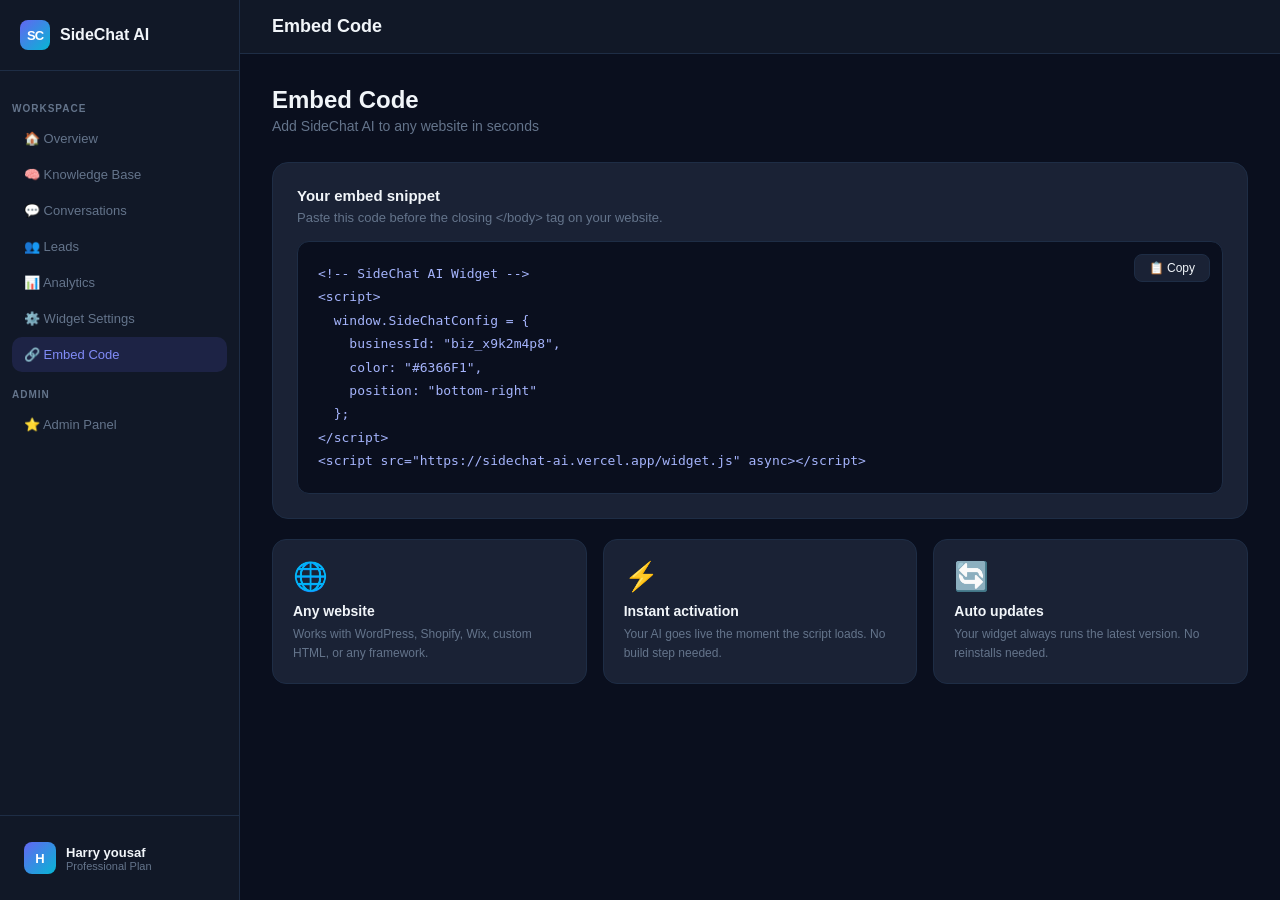
<file: embed.html>
<!DOCTYPE html>
<html lang="en">
  <head>
    <meta charset="UTF-8" />
    <meta name="viewport" content="width=device-width, initial-scale=1.0" />
    <title>Embed Code — SideChat AI</title>
    <style>
      * {
        margin: 0;
        padding: 0;
        box-sizing: border-box;
      }
      body {
        background: #0a0f1e;
        color: #f1f5f9;
        font-family: sans-serif;
        display: flex;
        min-height: 100vh;
      }
      .sidebar {
        width: 240px;
        background: #111827;
        border-right: 1px solid #1e2d45;
        display: flex;
        flex-direction: column;
        position: fixed;
        top: 0;
        bottom: 0;
      }
      .sidebar-logo {
        padding: 20px;
        border-bottom: 1px solid #1e2d45;
        display: flex;
        align-items: center;
        gap: 10px;
        font-size: 16px;
        font-weight: 700;
        text-decoration: none;
        color: #f1f5f9;
      }
      .logo-icon {
        width: 30px;
        height: 30px;
        background: linear-gradient(135deg, #6366f1, #06b6d4);
        border-radius: 8px;
        display: flex;
        align-items: center;
        justify-content: center;
        font-size: 14px;
      }
      .nav-section {
        font-size: 10px;
        font-weight: 700;
        color: #64748b;
        text-transform: uppercase;
        letter-spacing: 0.1em;
        padding: 16px 12px 6px;
      }
      .nav-item {
        display: flex;
        align-items: center;
        gap: 10px;
        padding: 10px 12px;
        border-radius: 10px;
        font-size: 13px;
        font-weight: 500;
        color: #64748b;
        text-decoration: none;
        margin: 1px 12px;
        transition: all 0.2s;
      }
      .nav-item:hover {
        background: #1a2235;
        color: #f1f5f9;
      }
      .nav-item.active {
        background: rgba(99, 102, 241, 0.15);
        color: #818cf8;
      }
      .sidebar-bottom {
        padding: 16px 12px;
        border-top: 1px solid #1e2d45;
        margin-top: auto;
      }
      .user-pill {
        display: flex;
        align-items: center;
        gap: 10px;
        padding: 10px 12px;
        border-radius: 10px;
        text-decoration: none;
        color: #f1f5f9;
      }
      .user-avatar {
        width: 32px;
        height: 32px;
        background: linear-gradient(135deg, #6366f1, #06b6d4);
        border-radius: 8px;
        display: flex;
        align-items: center;
        justify-content: center;
        font-size: 13px;
        font-weight: 700;
        color: white;
      }
      .main {
        flex: 1;
        margin-left: 240px;
      }
      .topbar {
        padding: 16px 32px;
        border-bottom: 1px solid #1e2d45;
        background: #111827;
        display: flex;
        align-items: center;
      }
      .page {
        padding: 32px;
      }
      .page-header {
        margin-bottom: 28px;
      }
      .page-header h1 {
        font-size: 24px;
        font-weight: 700;
        margin-bottom: 4px;
      }
      .page-header p {
        color: #64748b;
        font-size: 14px;
      }
      .card {
        background: #1a2235;
        border: 1px solid #1e2d45;
        border-radius: 16px;
        padding: 24px;
        margin-bottom: 20px;
      }
      .card h3 {
        font-size: 15px;
        font-weight: 600;
        margin-bottom: 6px;
      }
      .card p {
        font-size: 13px;
        color: #64748b;
        margin-bottom: 16px;
      }
      .embed-box {
        background: #0a0f1e;
        border: 1px solid #1e2d45;
        border-radius: 12px;
        padding: 20px;
        font-family: monospace;
        font-size: 13px;
        color: #a5b4fc;
        position: relative;
        line-height: 1.8;
      }
      .copy-btn {
        position: absolute;
        top: 12px;
        right: 12px;
        background: #1a2235;
        border: 1px solid #1e2d45;
        color: #f1f5f9;
        padding: 6px 14px;
        border-radius: 8px;
        font-size: 12px;
        cursor: pointer;
        font-family: sans-serif;
      }
      .copy-btn:hover {
        background: #6366f1;
        border-color: #6366f1;
      }
      .grid-3 {
        display: grid;
        grid-template-columns: repeat(3, 1fr);
        gap: 16px;
      }
      .feature-card {
        background: #1a2235;
        border: 1px solid #1e2d45;
        border-radius: 14px;
        padding: 20px;
      }
      .feature-icon {
        font-size: 28px;
        margin-bottom: 10px;
      }
      .feature-card h4 {
        font-size: 14px;
        font-weight: 600;
        margin-bottom: 6px;
      }
      .feature-card p {
        font-size: 12px;
        color: #64748b;
        line-height: 1.6;
      }
      @media (max-width: 768px) {
        .sidebar {
          display: none;
        }
        .main {
          margin-left: 0;
        }
        .grid-3 {
          grid-template-columns: 1fr;
        }
        .page {
          padding: 16px;
        }
      }
    </style>
  </head>
  <body>
    <aside class="sidebar">
      <a class="sidebar-logo" href="index.html">
        <div
          class="logo-icon"
          style="
            font-size: 13px;
            font-weight: 800;
            letter-spacing: -1px;
            color: white;
          "
        >
          SC
        </div>
        SideChat AI
      </a>
      <nav style="padding: 16px 0">
        <div class="nav-section">Workspace</div>
        <a class="nav-item" href="dashboard.html">🏠 Overview</a>
        <a class="nav-item" href="knowledge.html">🧠 Knowledge Base</a>
        <a class="nav-item" href="conversations.html">💬 Conversations</a>
        <a class="nav-item" href="leads.html">👥 Leads</a>
        <a class="nav-item" href="analytics.html">📊 Analytics</a>
        <a class="nav-item" href="widget.html">⚙️ Widget Settings</a>
        <a class="nav-item active" href="embed.html">🔗 Embed Code</a>
        <div class="nav-section">Admin</div>
        <a class="nav-item" href="admin.html">⭐ Admin Panel</a>
      </nav>
      <div class="sidebar-bottom">
        <div class="user-pill">
          <div class="user-avatar">H</div>
          <div>
            <div style="font-size: 13px; font-weight: 600">Harry yousaf</div>
            <div style="font-size: 11px; color: #64748b">Professional Plan</div>
          </div>
        </div>
      </div>
    </aside>

    <main class="main">
      <div class="topbar">
        <div style="font-size: 18px; font-weight: 700">Embed Code</div>
      </div>
      <div class="page">
        <div class="page-header">
          <h1>Embed Code</h1>
          <p>Add SideChat AI to any website in seconds</p>
        </div>

        <div class="card">
          <h3>Your embed snippet</h3>
          <p>
            Paste this code before the closing &lt;/body&gt; tag on your
            website.
          </p>
          <div class="embed-box">
            <button class="copy-btn" onclick="copyCode()">📋 Copy</button>
            <pre id="embedCode">
&lt;!-- SideChat AI Widget --&gt;
&lt;script&gt;
  window.SideChatConfig = {
    businessId: "biz_x9k2m4p8",
    color: "#6366F1",
    position: "bottom-right"
  };
&lt;/script&gt;
&lt;script src="https://sidechat-ai.vercel.app/widget.js" async&gt;&lt;/script&gt;</pre
            >
          </div>
        </div>

        <div class="grid-3">
          <div class="feature-card">
            <div class="feature-icon">🌐</div>
            <h4>Any website</h4>
            <p>
              Works with WordPress, Shopify, Wix, custom HTML, or any framework.
            </p>
          </div>
          <div class="feature-card">
            <div class="feature-icon">⚡</div>
            <h4>Instant activation</h4>
            <p>
              Your AI goes live the moment the script loads. No build step
              needed.
            </p>
          </div>
          <div class="feature-card">
            <div class="feature-icon">🔄</div>
            <h4>Auto updates</h4>
            <p>
              Your widget always runs the latest version. No reinstalls needed.
            </p>
          </div>
        </div>
      </div>
    </main>

    <script>
      function copyCode() {
        const code = document.getElementById("embedCode").innerText;
        navigator.clipboard.writeText(code).then(() => {
          document.querySelector(".copy-btn").textContent = "✅ Copied!";
          setTimeout(
            () => (document.querySelector(".copy-btn").textContent = "📋 Copy"),
            2000
          );
        });
      }
    </script>
  </body>
</html>
</file>
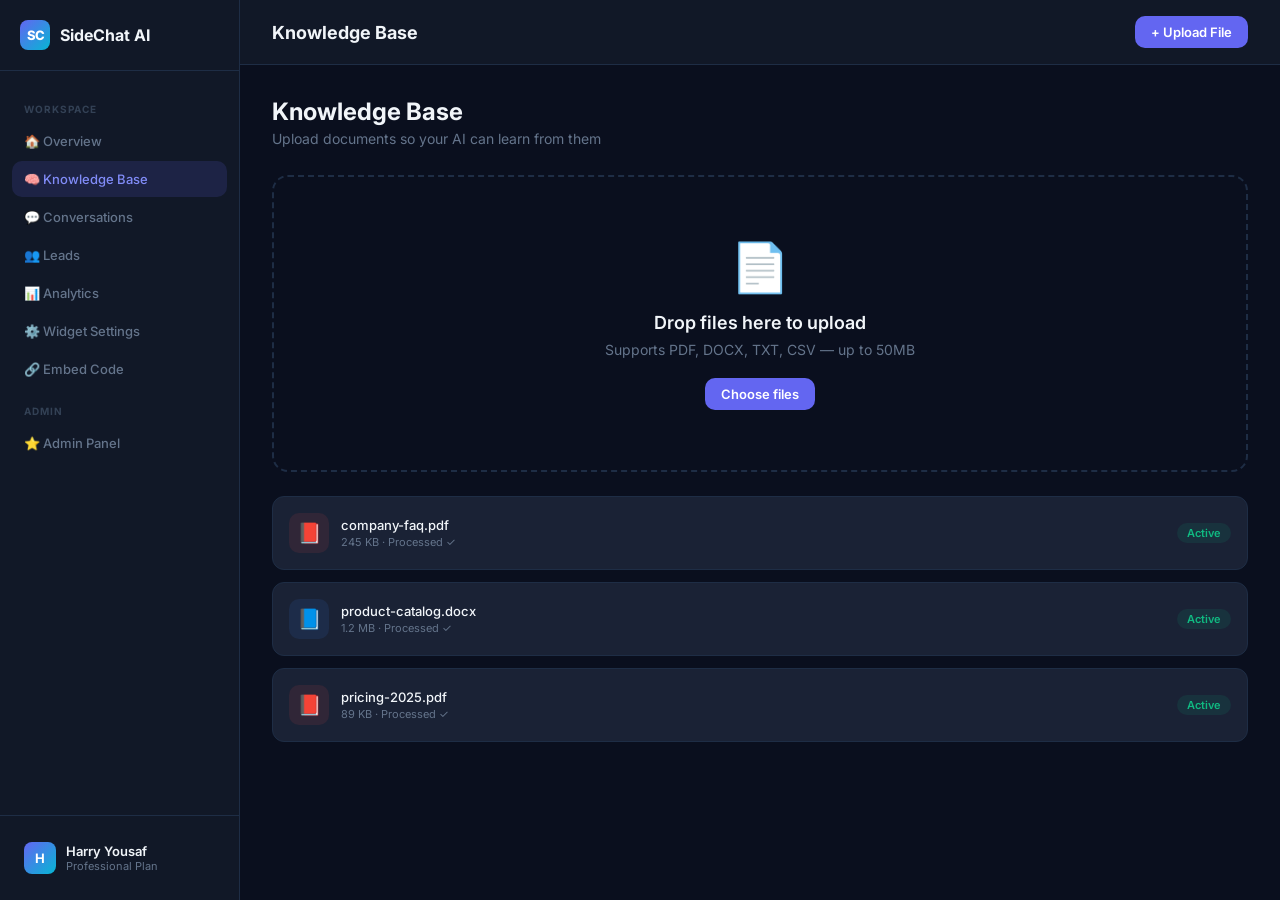
<file: knowledge.html>
<!DOCTYPE html>
<html lang="en">
  <head>
    <meta charset="UTF-8" />
    <meta name="viewport" content="width=device-width, initial-scale=1.0" />
    <title>Knowledge Base — SideChat AI</title>
    <link
      href="https://fonts.googleapis.com/css2?family=Inter:wght@400;500;600;700;800&display=swap"
      rel="stylesheet"
    />
    <style>
      * {
        margin: 0;
        padding: 0;
        box-sizing: border-box;
      }
      body {
        font-family: "Inter", sans-serif;
        background: #0a0f1e;
        color: #f1f5f9;
        min-height: 100vh;
        display: flex;
      }
      .sidebar {
        width: 240px;
        background: #111827;
        border-right: 1px solid #1e2d45;
        display: flex;
        flex-direction: column;
        position: fixed;
        top: 0;
        bottom: 0;
        left: 0;
        z-index: 50;
      }
      .sidebar-logo {
        padding: 20px;
        border-bottom: 1px solid #1e2d45;
        display: flex;
        align-items: center;
        gap: 10px;
        font-size: 16px;
        font-weight: 700;
        text-decoration: none;
        color: #f1f5f9;
      }
      .logo-icon {
        width: 30px;
        height: 30px;
        background: linear-gradient(135deg, #6366f1, #06b6d4);
        border-radius: 8px;
        display: flex;
        align-items: center;
        justify-content: center;
        font-size: 14px;
      }
      .sidebar-nav {
        flex: 1;
        padding: 16px 12px;
        display: flex;
        flex-direction: column;
        gap: 2px;
      }
      .nav-section {
        font-size: 10px;
        font-weight: 700;
        color: #334155;
        text-transform: uppercase;
        letter-spacing: 0.1em;
        padding: 16px 12px 6px;
      }
      .nav-item {
        display: flex;
        align-items: center;
        gap: 10px;
        padding: 10px 12px;
        border-radius: 10px;
        font-size: 13px;
        font-weight: 500;
        color: #64748b;
        text-decoration: none;
        transition: all 0.2s;
      }
      .nav-item:hover {
        background: #1a2235;
        color: #f1f5f9;
      }
      .nav-item.active {
        background: rgba(99, 102, 241, 0.15);
        color: #818cf8;
      }
      .sidebar-bottom {
        padding: 16px 12px;
        border-top: 1px solid #1e2d45;
      }
      .user-pill {
        display: flex;
        align-items: center;
        gap: 10px;
        padding: 10px 12px;
        border-radius: 10px;
        text-decoration: none;
        color: #f1f5f9;
      }
      .user-pill:hover {
        background: #1a2235;
      }
      .user-avatar {
        width: 32px;
        height: 32px;
        background: linear-gradient(135deg, #6366f1, #06b6d4);
        border-radius: 8px;
        display: flex;
        align-items: center;
        justify-content: center;
        font-size: 13px;
        font-weight: 700;
        color: white;
        flex-shrink: 0;
      }
      .main {
        flex: 1;
        margin-left: 240px;
        display: flex;
        flex-direction: column;
      }
      .topbar {
        padding: 16px 32px;
        border-bottom: 1px solid #1e2d45;
        display: flex;
        align-items: center;
        justify-content: space-between;
        background: #111827;
        position: sticky;
        top: 0;
        z-index: 40;
      }
      .page-title {
        font-size: 18px;
        font-weight: 700;
      }
      .btn {
        display: inline-flex;
        align-items: center;
        gap: 8px;
        padding: 8px 16px;
        border-radius: 10px;
        font-size: 13px;
        font-weight: 600;
        cursor: pointer;
        transition: all 0.2s;
        border: none;
        text-decoration: none;
        font-family: inherit;
      }
      .btn-primary {
        background: #6366f1;
        color: white;
      }
      .btn-secondary {
        background: #1a2235;
        color: #f1f5f9;
        border: 1px solid #1e2d45;
      }
      .page {
        padding: 32px;
      }
      .page-header h1 {
        font-size: 24px;
        font-weight: 700;
        margin-bottom: 4px;
      }
      .page-header p {
        color: #64748b;
        font-size: 14px;
        margin-bottom: 28px;
      }
      .upload-zone {
        border: 2px dashed #1e2d45;
        border-radius: 16px;
        padding: 60px;
        text-align: center;
        cursor: pointer;
        transition: all 0.3s;
        margin-bottom: 24px;
      }
      .upload-zone:hover {
        border-color: #6366f1;
        background: rgba(99, 102, 241, 0.05);
      }
      .upload-icon {
        font-size: 48px;
        margin-bottom: 16px;
      }
      .upload-zone h3 {
        font-size: 18px;
        font-weight: 600;
        margin-bottom: 8px;
      }
      .upload-zone p {
        color: #64748b;
        font-size: 14px;
        margin-bottom: 20px;
      }
      .file-list {
        display: flex;
        flex-direction: column;
        gap: 12px;
      }
      .file-item {
        display: flex;
        align-items: center;
        gap: 12px;
        padding: 16px;
        background: #1a2235;
        border: 1px solid #1e2d45;
        border-radius: 12px;
      }
      .file-icon {
        width: 40px;
        height: 40px;
        border-radius: 10px;
        display: flex;
        align-items: center;
        justify-content: center;
        font-size: 20px;
        flex-shrink: 0;
      }
      .file-icon.pdf {
        background: rgba(239, 68, 68, 0.1);
      }
      .file-icon.doc {
        background: rgba(59, 130, 246, 0.1);
      }
      .file-name {
        font-size: 13px;
        font-weight: 500;
        flex: 1;
      }
      .file-meta {
        font-size: 11px;
        color: #64748b;
        margin-top: 2px;
      }
      .badge-green {
        background: rgba(16, 185, 129, 0.1);
        color: #10b981;
        padding: 3px 10px;
        border-radius: 100px;
        font-size: 11px;
        font-weight: 600;
      }
      .hamburger {
        display: none;
        background: none;
        border: none;
        color: #f1f5f9;
        font-size: 22px;
        cursor: pointer;
      }
      .overlay {
        display: none;
        position: fixed;
        inset: 0;
        background: rgba(0, 0, 0, 0.5);
        z-index: 49;
      }
      .overlay.show {
        display: block;
      }
      @media (max-width: 768px) {
        .sidebar {
          transform: translateX(-100%);
          transition: transform 0.25s ease;
        }
        .sidebar.open {
          transform: translateX(0);
        }
        .main {
          margin-left: 0;
        }
        .hamburger {
          display: block;
        }
        .page {
          padding: 16px;
        }
        .topbar {
          padding: 14px 16px;
        }
      }
    </style>
  </head>
  <body>
    <div class="overlay" id="overlay" onclick="closeSidebar()"></div>

    <aside class="sidebar" id="sidebar">
      <a class="sidebar-logo" href="index.html">
        <div
          class="logo-icon"
          style="
            font-size: 13px;
            font-weight: 800;
            letter-spacing: -1px;
            color: white;
          "
        >
          SC
        </div>
        SideChat AI
      </a>
      <nav class="sidebar-nav">
        <div class="nav-section">Workspace</div>
        <a class="nav-item" href="dashboard.html">🏠 Overview</a>
        <a class="nav-item active" href="knowledge.html">🧠 Knowledge Base</a>
        <a class="nav-item" href="conversations.html">💬 Conversations</a>
        <a class="nav-item" href="leads.html">👥 Leads</a>
        <a class="nav-item" href="analytics.html">📊 Analytics</a>
        <a class="nav-item" href="widget.html">⚙️ Widget Settings</a>
        <a class="nav-item" href="embed.html">🔗 Embed Code</a>
        <div class="nav-section">Admin</div>
        <a class="nav-item" href="admin.html">⭐ Admin Panel</a>
      </nav>
      <div class="sidebar-bottom">
        <a class="user-pill" href="index.html">
          <div class="user-avatar">H</div>
          <div>
            <div style="font-size: 13px; font-weight: 600">Harry Yousaf</div>
            <div style="font-size: 11px; color: #64748b">Professional Plan</div>
          </div>
        </a>
      </div>
    </aside>

    <main class="main">
      <header class="topbar">
        <div style="display: flex; align-items: center; gap: 12px">
          <button class="hamburger" onclick="openSidebar()">☰</button>
          <div class="page-title">Knowledge Base</div>
        </div>
        <a class="btn btn-primary" href="#">+ Upload File</a>
      </header>

      <div class="page">
        <div class="page-header">
          <h1>Knowledge Base</h1>
          <p>Upload documents so your AI can learn from them</p>
        </div>

        <div class="upload-zone">
          <div class="upload-icon">📄</div>
          <h3>Drop files here to upload</h3>
          <p>Supports PDF, DOCX, TXT, CSV — up to 50MB</p>
          <button class="btn btn-primary">Choose files</button>
        </div>

        <div class="file-list">
          <div class="file-item">
            <div class="file-icon pdf">📕</div>
            <div style="flex: 1">
              <div class="file-name">company-faq.pdf</div>
              <div class="file-meta">245 KB · Processed ✓</div>
            </div>
            <span class="badge-green">Active</span>
          </div>
          <div class="file-item">
            <div class="file-icon doc">📘</div>
            <div style="flex: 1">
              <div class="file-name">product-catalog.docx</div>
              <div class="file-meta">1.2 MB · Processed ✓</div>
            </div>
            <span class="badge-green">Active</span>
          </div>
          <div class="file-item">
            <div class="file-icon pdf">📕</div>
            <div style="flex: 1">
              <div class="file-name">pricing-2025.pdf</div>
              <div class="file-meta">89 KB · Processed ✓</div>
            </div>
            <span class="badge-green">Active</span>
          </div>
        </div>
      </div>
    </main>

    <script>
      function openSidebar() {
        document.getElementById("sidebar").classList.add("open");
        document.getElementById("overlay").classList.add("show");
      }
      function closeSidebar() {
        document.getElementById("sidebar").classList.remove("open");
        document.getElementById("overlay").classList.remove("show");
      }
    </script>
  </body>
</html>
</file>
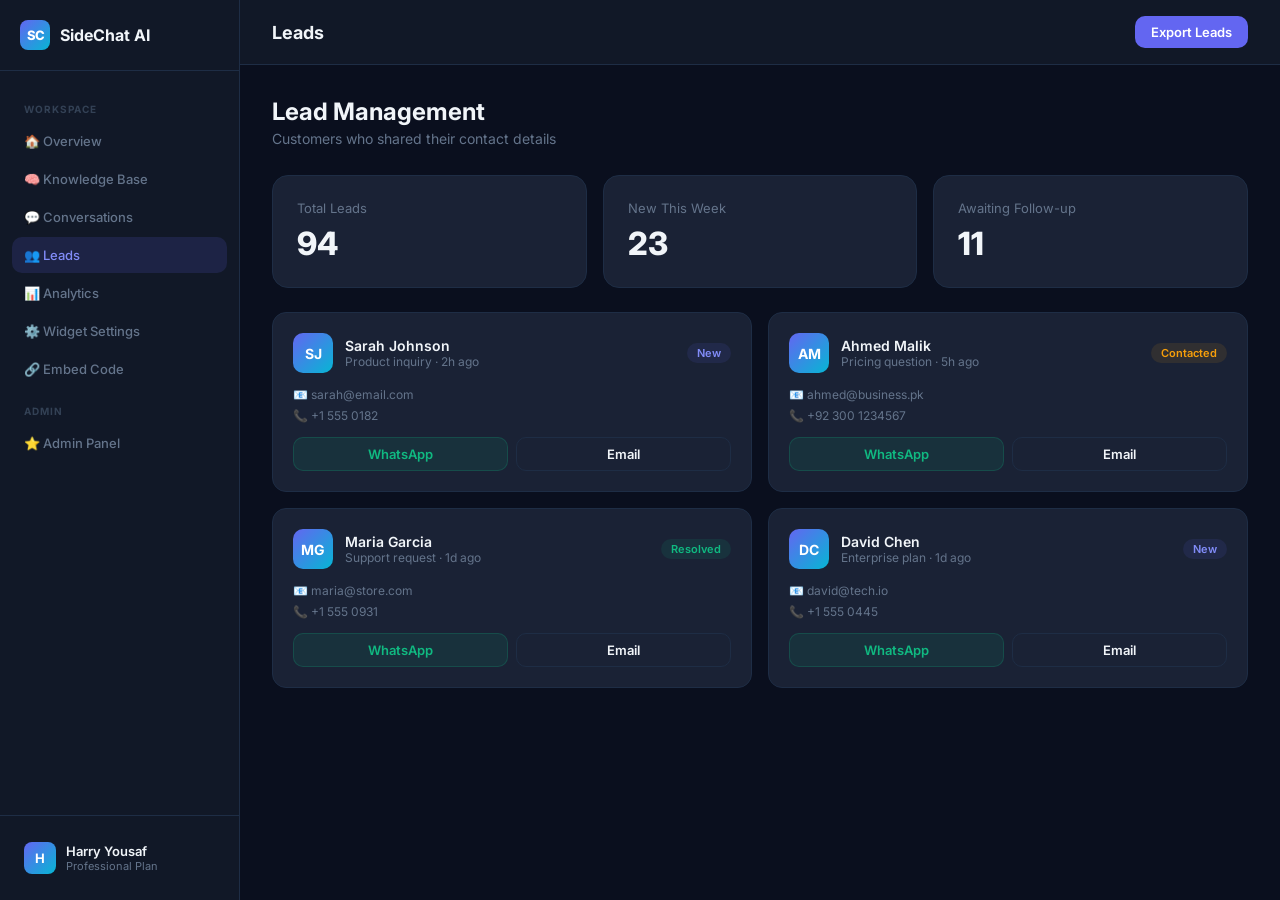
<file: leads.html>
<!DOCTYPE html>
<html lang="en">
  <head>
    <meta charset="UTF-8" />
    <meta name="viewport" content="width=device-width, initial-scale=1.0" />
    <title>Leads — SideChat AI</title>
    <link
      href="https://fonts.googleapis.com/css2?family=Inter:wght@400;500;600;700;800&display=swap"
      rel="stylesheet"
    />
    <style>
      * {
        margin: 0;
        padding: 0;
        box-sizing: border-box;
      }
      body {
        font-family: "Inter", sans-serif;
        background: #0a0f1e;
        color: #f1f5f9;
        min-height: 100vh;
        display: flex;
      }
      .sidebar {
        width: 240px;
        background: #111827;
        border-right: 1px solid #1e2d45;
        display: flex;
        flex-direction: column;
        position: fixed;
        top: 0;
        bottom: 0;
        left: 0;
        z-index: 50;
      }
      .sidebar-logo {
        padding: 20px;
        border-bottom: 1px solid #1e2d45;
        display: flex;
        align-items: center;
        gap: 10px;
        font-size: 16px;
        font-weight: 700;
        text-decoration: none;
        color: #f1f5f9;
      }
      .logo-icon {
        width: 30px;
        height: 30px;
        background: linear-gradient(135deg, #6366f1, #06b6d4);
        border-radius: 8px;
        display: flex;
        align-items: center;
        justify-content: center;
        font-size: 14px;
      }
      .sidebar-nav {
        flex: 1;
        padding: 16px 12px;
        display: flex;
        flex-direction: column;
        gap: 2px;
      }
      .nav-section {
        font-size: 10px;
        font-weight: 700;
        color: #334155;
        text-transform: uppercase;
        letter-spacing: 0.1em;
        padding: 16px 12px 6px;
      }
      .nav-item {
        display: flex;
        align-items: center;
        gap: 10px;
        padding: 10px 12px;
        border-radius: 10px;
        font-size: 13px;
        font-weight: 500;
        color: #64748b;
        text-decoration: none;
        transition: all 0.2s;
      }
      .nav-item:hover {
        background: #1a2235;
        color: #f1f5f9;
      }
      .nav-item.active {
        background: rgba(99, 102, 241, 0.15);
        color: #818cf8;
      }
      .sidebar-bottom {
        padding: 16px 12px;
        border-top: 1px solid #1e2d45;
      }
      .user-pill {
        display: flex;
        align-items: center;
        gap: 10px;
        padding: 10px 12px;
        border-radius: 10px;
        text-decoration: none;
        color: #f1f5f9;
      }
      .user-avatar {
        width: 32px;
        height: 32px;
        background: linear-gradient(135deg, #6366f1, #06b6d4);
        border-radius: 8px;
        display: flex;
        align-items: center;
        justify-content: center;
        font-size: 13px;
        font-weight: 700;
        color: white;
        flex-shrink: 0;
      }
      .main {
        flex: 1;
        margin-left: 240px;
        display: flex;
        flex-direction: column;
      }
      .topbar {
        padding: 16px 32px;
        border-bottom: 1px solid #1e2d45;
        display: flex;
        align-items: center;
        justify-content: space-between;
        background: #111827;
        position: sticky;
        top: 0;
        z-index: 40;
      }
      .page-title {
        font-size: 18px;
        font-weight: 700;
      }
      .btn {
        display: inline-flex;
        align-items: center;
        gap: 8px;
        padding: 8px 16px;
        border-radius: 10px;
        font-size: 13px;
        font-weight: 600;
        cursor: pointer;
        transition: all 0.2s;
        border: none;
        text-decoration: none;
        font-family: inherit;
      }
      .btn-primary {
        background: #6366f1;
        color: white;
      }
      .btn-secondary {
        background: #1a2235;
        color: #f1f5f9;
        border: 1px solid #1e2d45;
      }
      .btn-success {
        background: rgba(16, 185, 129, 0.1);
        color: #10b981;
        border: 1px solid rgba(16, 185, 129, 0.2);
      }
      .page {
        padding: 32px;
      }
      .page-header h1 {
        font-size: 24px;
        font-weight: 700;
        margin-bottom: 4px;
      }
      .page-header p {
        color: #64748b;
        font-size: 14px;
        margin-bottom: 28px;
      }
      .stats-grid {
        display: grid;
        grid-template-columns: repeat(3, 1fr);
        gap: 16px;
        margin-bottom: 24px;
      }
      .stat-card {
        background: #1a2235;
        border: 1px solid #1e2d45;
        border-radius: 16px;
        padding: 24px;
      }
      .stat-label {
        font-size: 13px;
        color: #64748b;
        margin-bottom: 8px;
      }
      .stat-value {
        font-size: 32px;
        font-weight: 800;
      }
      .leads-grid {
        display: grid;
        grid-template-columns: 1fr 1fr;
        gap: 16px;
      }
      .lead-card {
        background: #1a2235;
        border: 1px solid #1e2d45;
        border-radius: 14px;
        padding: 20px;
      }
      .lead-header {
        display: flex;
        align-items: center;
        gap: 12px;
        margin-bottom: 14px;
      }
      .lead-avatar {
        width: 40px;
        height: 40px;
        border-radius: 10px;
        background: linear-gradient(135deg, #6366f1, #06b6d4);
        display: flex;
        align-items: center;
        justify-content: center;
        font-size: 14px;
        font-weight: 700;
        color: white;
        flex-shrink: 0;
      }
      .lead-name {
        font-size: 14px;
        font-weight: 600;
      }
      .lead-topic {
        font-size: 12px;
        color: #64748b;
      }
      .badge {
        display: inline-flex;
        align-items: center;
        padding: 3px 10px;
        border-radius: 100px;
        font-size: 11px;
        font-weight: 600;
        margin-left: auto;
      }
      .badge-blue {
        background: rgba(99, 102, 241, 0.1);
        color: #818cf8;
      }
      .badge-yellow {
        background: rgba(245, 158, 11, 0.1);
        color: #f59e0b;
      }
      .badge-green {
        background: rgba(16, 185, 129, 0.1);
        color: #10b981;
      }
      .lead-contact {
        display: flex;
        flex-direction: column;
        gap: 6px;
        margin-bottom: 14px;
      }
      .lead-contact-item {
        font-size: 12px;
        color: #64748b;
      }
      .lead-actions {
        display: flex;
        gap: 8px;
      }
      .hamburger {
        display: none;
        background: none;
        border: none;
        color: #f1f5f9;
        font-size: 22px;
        cursor: pointer;
      }
      .overlay {
        display: none;
        position: fixed;
        inset: 0;
        background: rgba(0, 0, 0, 0.5);
        z-index: 49;
      }
      .overlay.show {
        display: block;
      }
      @media (max-width: 768px) {
        .sidebar {
          transform: translateX(-100%);
          transition: transform 0.25s ease;
        }
        .sidebar.open {
          transform: translateX(0);
        }
        .main {
          margin-left: 0;
        }
        .hamburger {
          display: block;
        }
        .page {
          padding: 16px;
        }
        .topbar {
          padding: 14px 16px;
        }
        .stats-grid {
          grid-template-columns: 1fr;
        }
        .leads-grid {
          grid-template-columns: 1fr;
        }
      }
    </style>
  </head>
  <body>
    <div class="overlay" id="overlay" onclick="closeSidebar()"></div>
    <aside class="sidebar" id="sidebar">
      <a class="sidebar-logo" href="index.html">
        <div
          class="logo-icon"
          style="
            font-size: 13px;
            font-weight: 800;
            letter-spacing: -1px;
            color: white;
          "
        >
          SC
        </div>
        SideChat AI
      </a>
      <nav class="sidebar-nav">
        <div class="nav-section">Workspace</div>
        <a class="nav-item" href="dashboard.html">🏠 Overview</a>
        <a class="nav-item" href="knowledge.html">🧠 Knowledge Base</a>
        <a class="nav-item" href="conversations.html">💬 Conversations</a>
        <a class="nav-item active" href="leads.html">👥 Leads</a>
        <a class="nav-item" href="analytics.html">📊 Analytics</a>
        <a class="nav-item" href="widget.html">⚙️ Widget Settings</a>
        <a class="nav-item" href="embed.html">🔗 Embed Code</a>
        <div class="nav-section">Admin</div>
        <a class="nav-item" href="admin.html">⭐ Admin Panel</a>
      </nav>
      <div class="sidebar-bottom">
        <a class="user-pill" href="index.html">
          <div class="user-avatar">H</div>
          <div>
            <div style="font-size: 13px; font-weight: 600">Harry Yousaf</div>
            <div style="font-size: 11px; color: #64748b">Professional Plan</div>
          </div>
        </a>
      </div>
    </aside>
    <main class="main">
      <header class="topbar">
        <div style="display: flex; align-items: center; gap: 12px">
          <button class="hamburger" onclick="openSidebar()">☰</button>
          <div class="page-title">Leads</div>
        </div>
        <a class="btn btn-primary" href="#">Export Leads</a>
      </header>
      <div class="page">
        <div class="page-header">
          <h1>Lead Management</h1>
          <p>Customers who shared their contact details</p>
        </div>
        <div class="stats-grid">
          <div class="stat-card">
            <div class="stat-label">Total Leads</div>
            <div class="stat-value">94</div>
          </div>
          <div class="stat-card">
            <div class="stat-label">New This Week</div>
            <div class="stat-value">23</div>
          </div>
          <div class="stat-card">
            <div class="stat-label">Awaiting Follow-up</div>
            <div class="stat-value">11</div>
          </div>
        </div>
        <div class="leads-grid">
          <div class="lead-card">
            <div class="lead-header">
              <div class="lead-avatar">SJ</div>
              <div>
                <div class="lead-name">Sarah Johnson</div>
                <div class="lead-topic">Product inquiry · 2h ago</div>
              </div>
              <span class="badge badge-blue">New</span>
            </div>
            <div class="lead-contact">
              <div class="lead-contact-item">📧 sarah@email.com</div>
              <div class="lead-contact-item">📞 +1 555 0182</div>
            </div>
            <div class="lead-actions">
              <a
                class="btn btn-success"
                href="#"
                style="flex: 1; justify-content: center"
                >WhatsApp</a
              >
              <a
                class="btn btn-secondary"
                href="#"
                style="flex: 1; justify-content: center"
                >Email</a
              >
            </div>
          </div>
          <div class="lead-card">
            <div class="lead-header">
              <div class="lead-avatar">AM</div>
              <div>
                <div class="lead-name">Ahmed Malik</div>
                <div class="lead-topic">Pricing question · 5h ago</div>
              </div>
              <span class="badge badge-yellow">Contacted</span>
            </div>
            <div class="lead-contact">
              <div class="lead-contact-item">📧 ahmed@business.pk</div>
              <div class="lead-contact-item">📞 +92 300 1234567</div>
            </div>
            <div class="lead-actions">
              <a
                class="btn btn-success"
                href="#"
                style="flex: 1; justify-content: center"
                >WhatsApp</a
              >
              <a
                class="btn btn-secondary"
                href="#"
                style="flex: 1; justify-content: center"
                >Email</a
              >
            </div>
          </div>
          <div class="lead-card">
            <div class="lead-header">
              <div class="lead-avatar">MG</div>
              <div>
                <div class="lead-name">Maria Garcia</div>
                <div class="lead-topic">Support request · 1d ago</div>
              </div>
              <span class="badge badge-green">Resolved</span>
            </div>
            <div class="lead-contact">
              <div class="lead-contact-item">📧 maria@store.com</div>
              <div class="lead-contact-item">📞 +1 555 0931</div>
            </div>
            <div class="lead-actions">
              <a
                class="btn btn-success"
                href="#"
                style="flex: 1; justify-content: center"
                >WhatsApp</a
              >
              <a
                class="btn btn-secondary"
                href="#"
                style="flex: 1; justify-content: center"
                >Email</a
              >
            </div>
          </div>
          <div class="lead-card">
            <div class="lead-header">
              <div class="lead-avatar">DC</div>
              <div>
                <div class="lead-name">David Chen</div>
                <div class="lead-topic">Enterprise plan · 1d ago</div>
              </div>
              <span class="badge badge-blue">New</span>
            </div>
            <div class="lead-contact">
              <div class="lead-contact-item">📧 david@tech.io</div>
              <div class="lead-contact-item">📞 +1 555 0445</div>
            </div>
            <div class="lead-actions">
              <a
                class="btn btn-success"
                href="#"
                style="flex: 1; justify-content: center"
                >WhatsApp</a
              >
              <a
                class="btn btn-secondary"
                href="#"
                style="flex: 1; justify-content: center"
                >Email</a
              >
            </div>
          </div>
        </div>
      </div>
    </main>
    <script>
      function openSidebar() {
        document.getElementById("sidebar").classList.add("open");
        document.getElementById("overlay").classList.add("show");
      }
      function closeSidebar() {
        document.getElementById("sidebar").classList.remove("open");
        document.getElementById("overlay").classList.remove("show");
      }
    </script>
  </body>
</html>
</file>
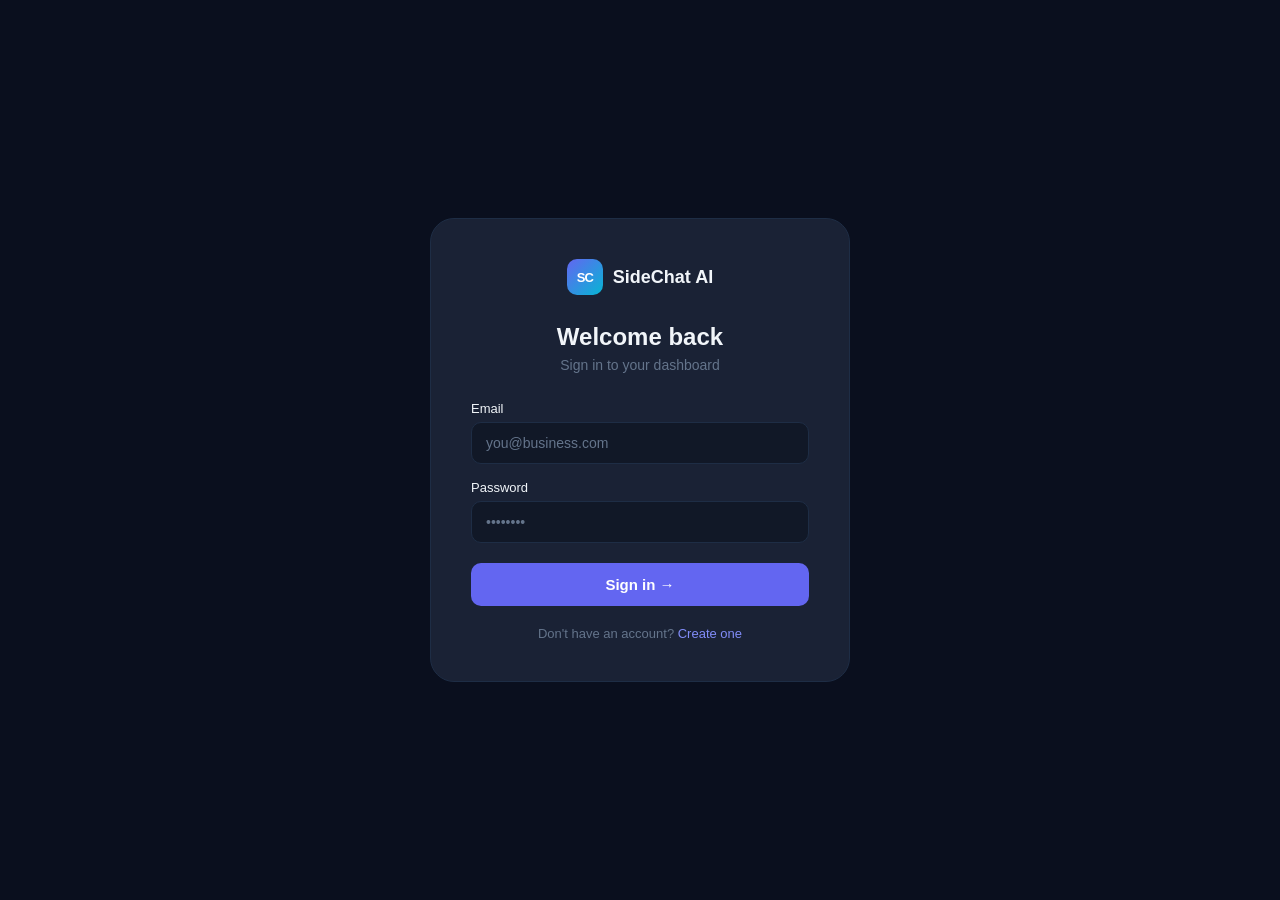
<file: login.html>
<!DOCTYPE html>
<html lang="en">
  <head>
    <meta charset="UTF-8" />
    <meta name="viewport" content="width=device-width, initial-scale=1.0" />
    <title>Login — SideChat AI</title>
    <style>
      * {
        margin: 0;
        padding: 0;
        box-sizing: border-box;
      }
      body {
        background: #0a0f1e;
        display: flex;
        align-items: center;
        justify-content: center;
        min-height: 100vh;
        padding: 20px;
        font-family: sans-serif;
      }
      .card {
        background: #1a2235;
        border: 1px solid #1e2d45;
        border-radius: 24px;
        padding: 40px;
        width: 100%;
        max-width: 420px;
      }
      .logo {
        display: flex;
        align-items: center;
        gap: 10px;
        justify-content: center;
        margin-bottom: 28px;
        text-decoration: none;
      }
      .logo-icon {
        width: 36px;
        height: 36px;
        background: linear-gradient(135deg, #6366f1, #06b6d4);
        border-radius: 10px;
        display: flex;
        align-items: center;
        justify-content: center;
        font-size: 18px;
      }
      .logo-text {
        font-size: 18px;
        font-weight: 700;
        color: #f1f5f9;
      }
      h2 {
        text-align: center;
        color: #f1f5f9;
        font-size: 24px;
        margin-bottom: 6px;
      }
      .sub {
        text-align: center;
        color: #64748b;
        font-size: 14px;
        margin-bottom: 28px;
      }
      label {
        display: block;
        color: #f1f5f9;
        font-size: 13px;
        font-weight: 500;
        margin-bottom: 6px;
      }
      input {
        width: 100%;
        background: #111827;
        border: 1px solid #1e2d45;
        border-radius: 10px;
        padding: 12px 14px;
        font-size: 14px;
        color: #f1f5f9;
        outline: none;
        margin-bottom: 16px;
        font-family: sans-serif;
      }
      input:focus {
        border-color: #6366f1;
      }
      input::placeholder {
        color: #64748b;
      }
      .btn {
        display: block;
        width: 100%;
        background: #6366f1;
        color: white;
        border: none;
        border-radius: 10px;
        padding: 13px;
        font-size: 15px;
        font-weight: 600;
        cursor: pointer;
        text-align: center;
        text-decoration: none;
        margin-top: 4px;
      }
      .btn:hover {
        background: #5254cc;
      }
      .switch {
        text-align: center;
        margin-top: 20px;
        font-size: 13px;
        color: #64748b;
      }
      .switch a {
        color: #818cf8;
        text-decoration: none;
      }
    </style>
  </head>
  <body>
    <div class="card">
      <a class="logo" href="index.html">
        <div
          class="logo-icon"
          style="
            font-size: 13px;
            font-weight: 800;
            letter-spacing: -1px;
            color: white;
          "
        >
          SC
        </div>
        <span class="logo-text">SideChat AI</span>
      </a>
      <h2>Welcome back</h2>
      <p class="sub">Sign in to your dashboard</p>
      <label>Email</label>
      <input type="email" placeholder="you@business.com" />
      <label>Password</label>
      <input type="password" placeholder="••••••••" />
      <a class="btn" href="dashboard.html">Sign in →</a>
      <div class="switch">
        Don't have an account? <a href="register.html">Create one</a>
      </div>
    </div>
  </body>
</html>
</file>
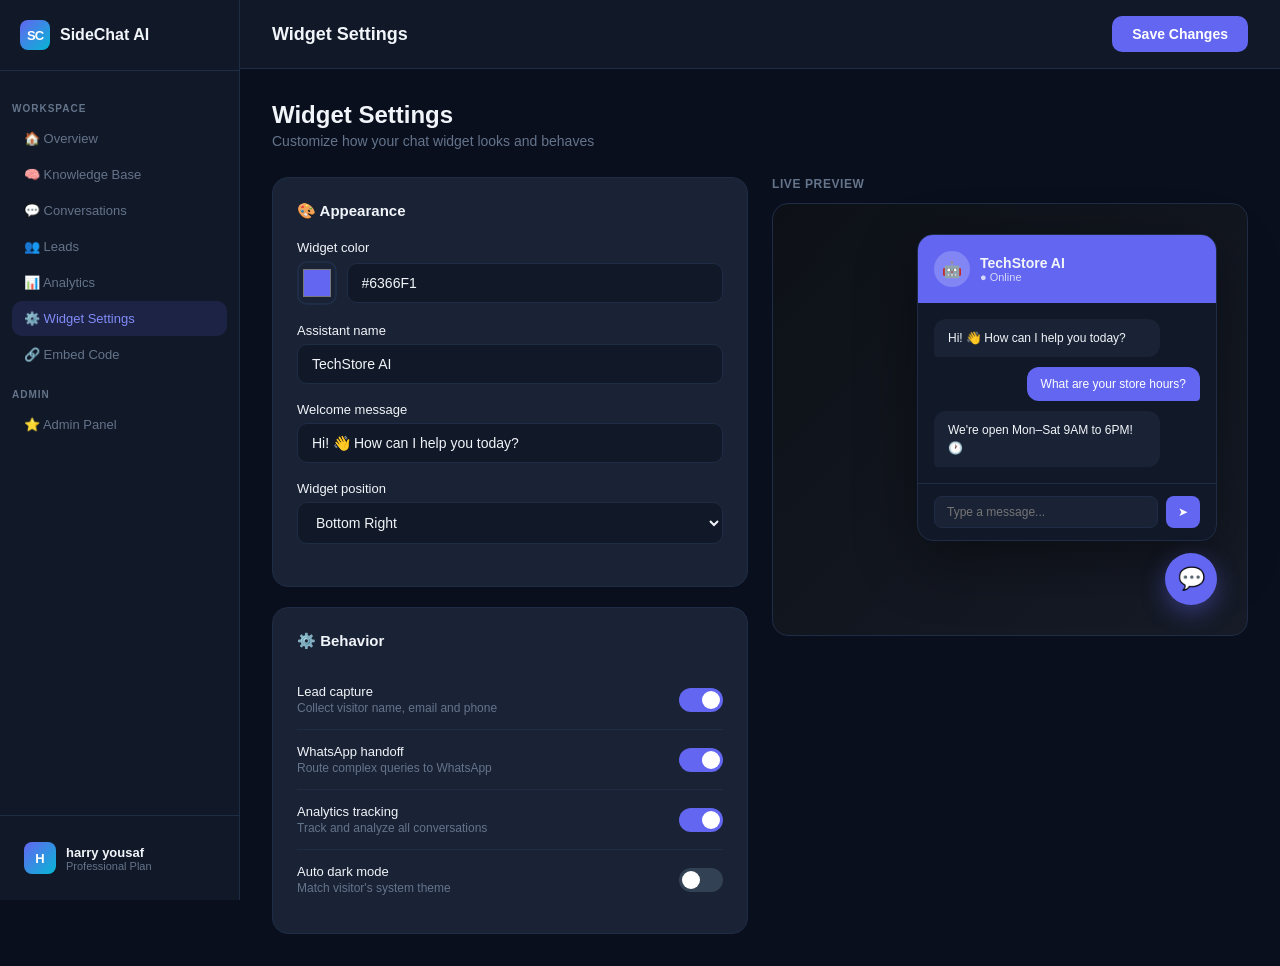
<file: widget.html>
<!DOCTYPE html>
<html lang="en">
  <head>
    <meta charset="UTF-8" />
    <meta name="viewport" content="width=device-width, initial-scale=1.0" />
    <title>Widget Settings — SideChat AI</title>
    <style>
      * {
        margin: 0;
        padding: 0;
        box-sizing: border-box;
      }
      body {
        background: #0a0f1e;
        color: #f1f5f9;
        font-family: sans-serif;
        display: flex;
        min-height: 100vh;
      }
      .sidebar {
        width: 240px;
        background: #111827;
        border-right: 1px solid #1e2d45;
        display: flex;
        flex-direction: column;
        position: fixed;
        top: 0;
        bottom: 0;
      }
      .sidebar-logo {
        padding: 20px;
        border-bottom: 1px solid #1e2d45;
        display: flex;
        align-items: center;
        gap: 10px;
        font-size: 16px;
        font-weight: 700;
        text-decoration: none;
        color: #f1f5f9;
      }
      .logo-icon {
        width: 30px;
        height: 30px;
        background: linear-gradient(135deg, #6366f1, #06b6d4);
        border-radius: 8px;
        display: flex;
        align-items: center;
        justify-content: center;
        font-size: 14px;
      }
      .nav-section {
        font-size: 10px;
        font-weight: 700;
        color: #64748b;
        text-transform: uppercase;
        letter-spacing: 0.1em;
        padding: 16px 12px 6px;
      }
      .nav-item {
        display: flex;
        align-items: center;
        gap: 10px;
        padding: 10px 12px;
        border-radius: 10px;
        font-size: 13px;
        font-weight: 500;
        color: #64748b;
        text-decoration: none;
        margin: 1px 12px;
        transition: all 0.2s;
      }
      .nav-item:hover {
        background: #1a2235;
        color: #f1f5f9;
      }
      .nav-item.active {
        background: rgba(99, 102, 241, 0.15);
        color: #818cf8;
      }
      .sidebar-bottom {
        padding: 16px 12px;
        border-top: 1px solid #1e2d45;
        margin-top: auto;
      }
      .user-pill {
        display: flex;
        align-items: center;
        gap: 10px;
        padding: 10px 12px;
        border-radius: 10px;
        text-decoration: none;
        color: #f1f5f9;
      }
      .user-avatar {
        width: 32px;
        height: 32px;
        background: linear-gradient(135deg, #6366f1, #06b6d4);
        border-radius: 8px;
        display: flex;
        align-items: center;
        justify-content: center;
        font-size: 13px;
        font-weight: 700;
        color: white;
      }
      .main {
        flex: 1;
        margin-left: 240px;
      }
      .topbar {
        padding: 16px 32px;
        border-bottom: 1px solid #1e2d45;
        background: #111827;
        display: flex;
        align-items: center;
        justify-content: space-between;
      }
      .page {
        padding: 32px;
      }
      .page-header {
        margin-bottom: 28px;
      }
      .page-header h1 {
        font-size: 24px;
        font-weight: 700;
        margin-bottom: 4px;
      }
      .page-header p {
        color: #64748b;
        font-size: 14px;
      }
      .grid-2 {
        display: grid;
        grid-template-columns: 1fr 1fr;
        gap: 24px;
      }
      .card {
        background: #1a2235;
        border: 1px solid #1e2d45;
        border-radius: 16px;
        padding: 24px;
      }
      .card h3 {
        font-size: 15px;
        font-weight: 600;
        margin-bottom: 20px;
      }
      .form-group {
        margin-bottom: 18px;
      }
      label {
        display: block;
        font-size: 13px;
        font-weight: 500;
        margin-bottom: 6px;
        color: #f1f5f9;
      }
      input[type="text"],
      select {
        width: 100%;
        background: #111827;
        border: 1px solid #1e2d45;
        border-radius: 10px;
        padding: 11px 14px;
        font-size: 14px;
        color: #f1f5f9;
        font-family: sans-serif;
        outline: none;
      }
      input[type="text"]:focus,
      select:focus {
        border-color: #6366f1;
      }
      .color-row {
        display: flex;
        align-items: center;
        gap: 10px;
      }
      input[type="color"] {
        width: 44px;
        height: 44px;
        border: 2px solid #1e2d45;
        border-radius: 10px;
        cursor: pointer;
        background: none;
        padding: 2px;
      }
      .toggle-row {
        display: flex;
        align-items: center;
        justify-content: space-between;
        padding: 14px 0;
        border-bottom: 1px solid #1e2d45;
      }
      .toggle-row:last-child {
        border-bottom: none;
      }
      .toggle-info h4 {
        font-size: 13px;
        font-weight: 500;
      }
      .toggle-info p {
        font-size: 12px;
        color: #64748b;
        margin-top: 2px;
      }
      .toggle {
        width: 44px;
        height: 24px;
        background: #334155;
        border-radius: 100px;
        position: relative;
        cursor: pointer;
        transition: 0.2s;
        flex-shrink: 0;
      }
      .toggle.on {
        background: #6366f1;
      }
      .toggle::after {
        content: "";
        position: absolute;
        width: 18px;
        height: 18px;
        background: white;
        border-radius: 50%;
        top: 3px;
        left: 3px;
        transition: 0.2s;
      }
      .toggle.on::after {
        left: 23px;
      }
      .preview-box {
        background: linear-gradient(135deg, #0d1117, #161b27);
        border-radius: 16px;
        padding: 30px;
        min-height: 320px;
        border: 1px solid #1e2d45;
        display: flex;
        align-items: flex-end;
        justify-content: flex-end;
      }
      .widget-demo {
        width: 300px;
      }
      .widget-window {
        background: #111827;
        border: 1px solid #1e2d45;
        border-radius: 16px;
        overflow: hidden;
        margin-bottom: 12px;
        box-shadow: 0 20px 60px rgba(0, 0, 0, 0.4);
      }
      .widget-header {
        padding: 16px;
        display: flex;
        align-items: center;
        gap: 10px;
      }
      .widget-avatar {
        width: 36px;
        height: 36px;
        background: rgba(255, 255, 255, 0.2);
        border-radius: 50%;
        display: flex;
        align-items: center;
        justify-content: center;
        font-size: 16px;
      }
      .widget-messages {
        padding: 16px;
        display: flex;
        flex-direction: column;
        gap: 10px;
      }
      .msg-bot {
        background: #1a2235;
        border-radius: 12px 12px 12px 4px;
        padding: 10px 14px;
        font-size: 12px;
        max-width: 85%;
        line-height: 1.5;
      }
      .msg-user {
        border-radius: 12px 12px 4px 12px;
        padding: 10px 14px;
        font-size: 12px;
        max-width: 85%;
        align-self: flex-end;
        color: white;
      }
      .widget-input-row {
        padding: 12px 16px;
        border-top: 1px solid #1e2d45;
        display: flex;
        gap: 8px;
      }
      .widget-input {
        flex: 1;
        background: #1a2235;
        border: 1px solid #1e2d45;
        border-radius: 8px;
        padding: 8px 12px;
        font-size: 12px;
        color: #f1f5f9;
        outline: none;
      }
      .widget-send {
        border: none;
        border-radius: 8px;
        padding: 8px 12px;
        font-size: 12px;
        color: white;
        cursor: pointer;
      }
      .widget-btn {
        width: 52px;
        height: 52px;
        border-radius: 50%;
        display: flex;
        align-items: center;
        justify-content: center;
        margin-left: auto;
        cursor: pointer;
        font-size: 22px;
        border: none;
        color: white;
        box-shadow: 0 8px 24px rgba(99, 102, 241, 0.4);
      }
      .btn {
        display: inline-flex;
        align-items: center;
        gap: 6px;
        padding: 10px 20px;
        border-radius: 10px;
        font-size: 14px;
        font-weight: 600;
        cursor: pointer;
        border: none;
        font-family: sans-serif;
        text-decoration: none;
      }
      .btn-primary {
        background: #6366f1;
        color: white;
      }
      .btn-secondary {
        background: #1a2235;
        color: #f1f5f9;
        border: 1px solid #1e2d45;
      }
      @media (max-width: 768px) {
        .sidebar {
          display: none;
        }
        .main {
          margin-left: 0;
        }
        .grid-2 {
          grid-template-columns: 1fr;
        }
        .page {
          padding: 16px;
        }
      }
    </style>
  </head>
  <body>
    <aside class="sidebar">
      <a class="sidebar-logo" href="index.html">
        <div
          class="logo-icon"
          style="
            font-size: 13px;
            font-weight: 800;
            letter-spacing: -1px;
            color: white;
          "
        >
          SC
        </div>
        SideChat AI
      </a>
      <nav style="padding: 16px 0">
        <div class="nav-section">Workspace</div>
        <a class="nav-item" href="dashboard.html">🏠 Overview</a>
        <a class="nav-item" href="knowledge.html">🧠 Knowledge Base</a>
        <a class="nav-item" href="conversations.html">💬 Conversations</a>
        <a class="nav-item" href="leads.html">👥 Leads</a>
        <a class="nav-item" href="analytics.html">📊 Analytics</a>
        <a class="nav-item active" href="widget.html">⚙️ Widget Settings</a>
        <a class="nav-item" href="embed.html">🔗 Embed Code</a>
        <div class="nav-section">Admin</div>
        <a class="nav-item" href="admin.html">⭐ Admin Panel</a>
      </nav>
      <div class="sidebar-bottom">
        <div class="user-pill">
          <div class="user-avatar">H</div>
          <div>
            <div style="font-size: 13px; font-weight: 600">harry yousaf</div>
            <div style="font-size: 11px; color: #64748b">Professional Plan</div>
          </div>
        </div>
      </div>
    </aside>

    <main class="main">
      <div class="topbar">
        <div style="font-size: 18px; font-weight: 700">Widget Settings</div>
        <button class="btn btn-primary" onclick="saveSettings()">
          Save Changes
        </button>
      </div>
      <div class="page">
        <div class="page-header">
          <h1>Widget Settings</h1>
          <p>Customize how your chat widget looks and behaves</p>
        </div>
        <div class="grid-2">
          <div style="display: flex; flex-direction: column; gap: 20px">
            <div class="card">
              <h3>🎨 Appearance</h3>
              <div class="form-group">
                <label>Widget color</label>
                <div class="color-row">
                  <input
                    type="color"
                    id="colorPicker"
                    value="#6366F1"
                    oninput="updateColor(this.value)"
                  />
                  <input
                    type="text"
                    id="colorText"
                    value="#6366F1"
                    oninput="updateColor(this.value)"
                  />
                </div>
              </div>
              <div class="form-group">
                <label>Assistant name</label>
                <input
                  type="text"
                  id="assistantName"
                  value="TechStore AI"
                  oninput="updatePreview()"
                />
              </div>
              <div class="form-group">
                <label>Welcome message</label>
                <input
                  type="text"
                  id="welcomeMsg"
                  value="Hi! 👋 How can I help you today?"
                  oninput="updatePreview()"
                />
              </div>
              <div class="form-group">
                <label>Widget position</label>
                <select>
                  <option>Bottom Right</option>
                  <option>Bottom Left</option>
                </select>
              </div>
            </div>
            <div class="card">
              <h3>⚙️ Behavior</h3>
              <div class="toggle-row">
                <div class="toggle-info">
                  <h4>Lead capture</h4>
                  <p>Collect visitor name, email and phone</p>
                </div>
                <div
                  class="toggle on"
                  onclick="this.classList.toggle('on')"
                ></div>
              </div>
              <div class="toggle-row">
                <div class="toggle-info">
                  <h4>WhatsApp handoff</h4>
                  <p>Route complex queries to WhatsApp</p>
                </div>
                <div
                  class="toggle on"
                  onclick="this.classList.toggle('on')"
                ></div>
              </div>
              <div class="toggle-row">
                <div class="toggle-info">
                  <h4>Analytics tracking</h4>
                  <p>Track and analyze all conversations</p>
                </div>
                <div
                  class="toggle on"
                  onclick="this.classList.toggle('on')"
                ></div>
              </div>
              <div class="toggle-row">
                <div class="toggle-info">
                  <h4>Auto dark mode</h4>
                  <p>Match visitor's system theme</p>
                </div>
                <div class="toggle" onclick="this.classList.toggle('on')"></div>
              </div>
            </div>
          </div>
          <div>
            <p
              style="
                font-size: 12px;
                font-weight: 700;
                color: #64748b;
                text-transform: uppercase;
                letter-spacing: 0.05em;
                margin-bottom: 12px;
              "
            >
              Live Preview
            </p>
            <div class="preview-box">
              <div class="widget-demo">
                <div class="widget-window">
                  <div
                    class="widget-header"
                    id="widgetHeader"
                    style="background: #6366f1"
                  >
                    <div class="widget-avatar">🤖</div>
                    <div>
                      <div
                        style="font-weight: 600; font-size: 14px"
                        id="previewName"
                      >
                        TechStore AI
                      </div>
                      <div style="font-size: 11px; opacity: 0.8">● Online</div>
                    </div>
                  </div>
                  <div class="widget-messages">
                    <div class="msg-bot" id="previewWelcome">
                      Hi! 👋 How can I help you today?
                    </div>
                    <div
                      class="msg-user"
                      id="previewUserMsg"
                      style="background: #6366f1"
                    >
                      What are your store hours?
                    </div>
                    <div class="msg-bot">We're open Mon–Sat 9AM to 6PM! 🕐</div>
                  </div>
                  <div class="widget-input-row">
                    <input
                      class="widget-input"
                      placeholder="Type a message..."
                    />
                    <button
                      class="widget-send"
                      id="previewSend"
                      style="background: #6366f1"
                    >
                      ➤
                    </button>
                  </div>
                </div>
                <button
                  class="widget-btn"
                  id="previewBtn"
                  style="background: #6366f1"
                >
                  💬
                </button>
              </div>
            </div>
          </div>
        </div>
      </div>
    </main>

    <script>
      function updateColor(val) {
        document.getElementById("colorPicker").value = val;
        document.getElementById("colorText").value = val;
        document.getElementById("widgetHeader").style.background = val;
        document.getElementById("previewBtn").style.background = val;
        document.getElementById("previewSend").style.background = val;
        document.getElementById("previewUserMsg").style.background = val;
      }
      function updatePreview() {
        document.getElementById("previewName").textContent =
          document.getElementById("assistantName").value;
        document.getElementById("previewWelcome").textContent =
          document.getElementById("welcomeMsg").value;
      }
      function saveSettings() {
        alert("Settings saved! ✅");
      }
    </script>
  </body>
</html>
</file>
